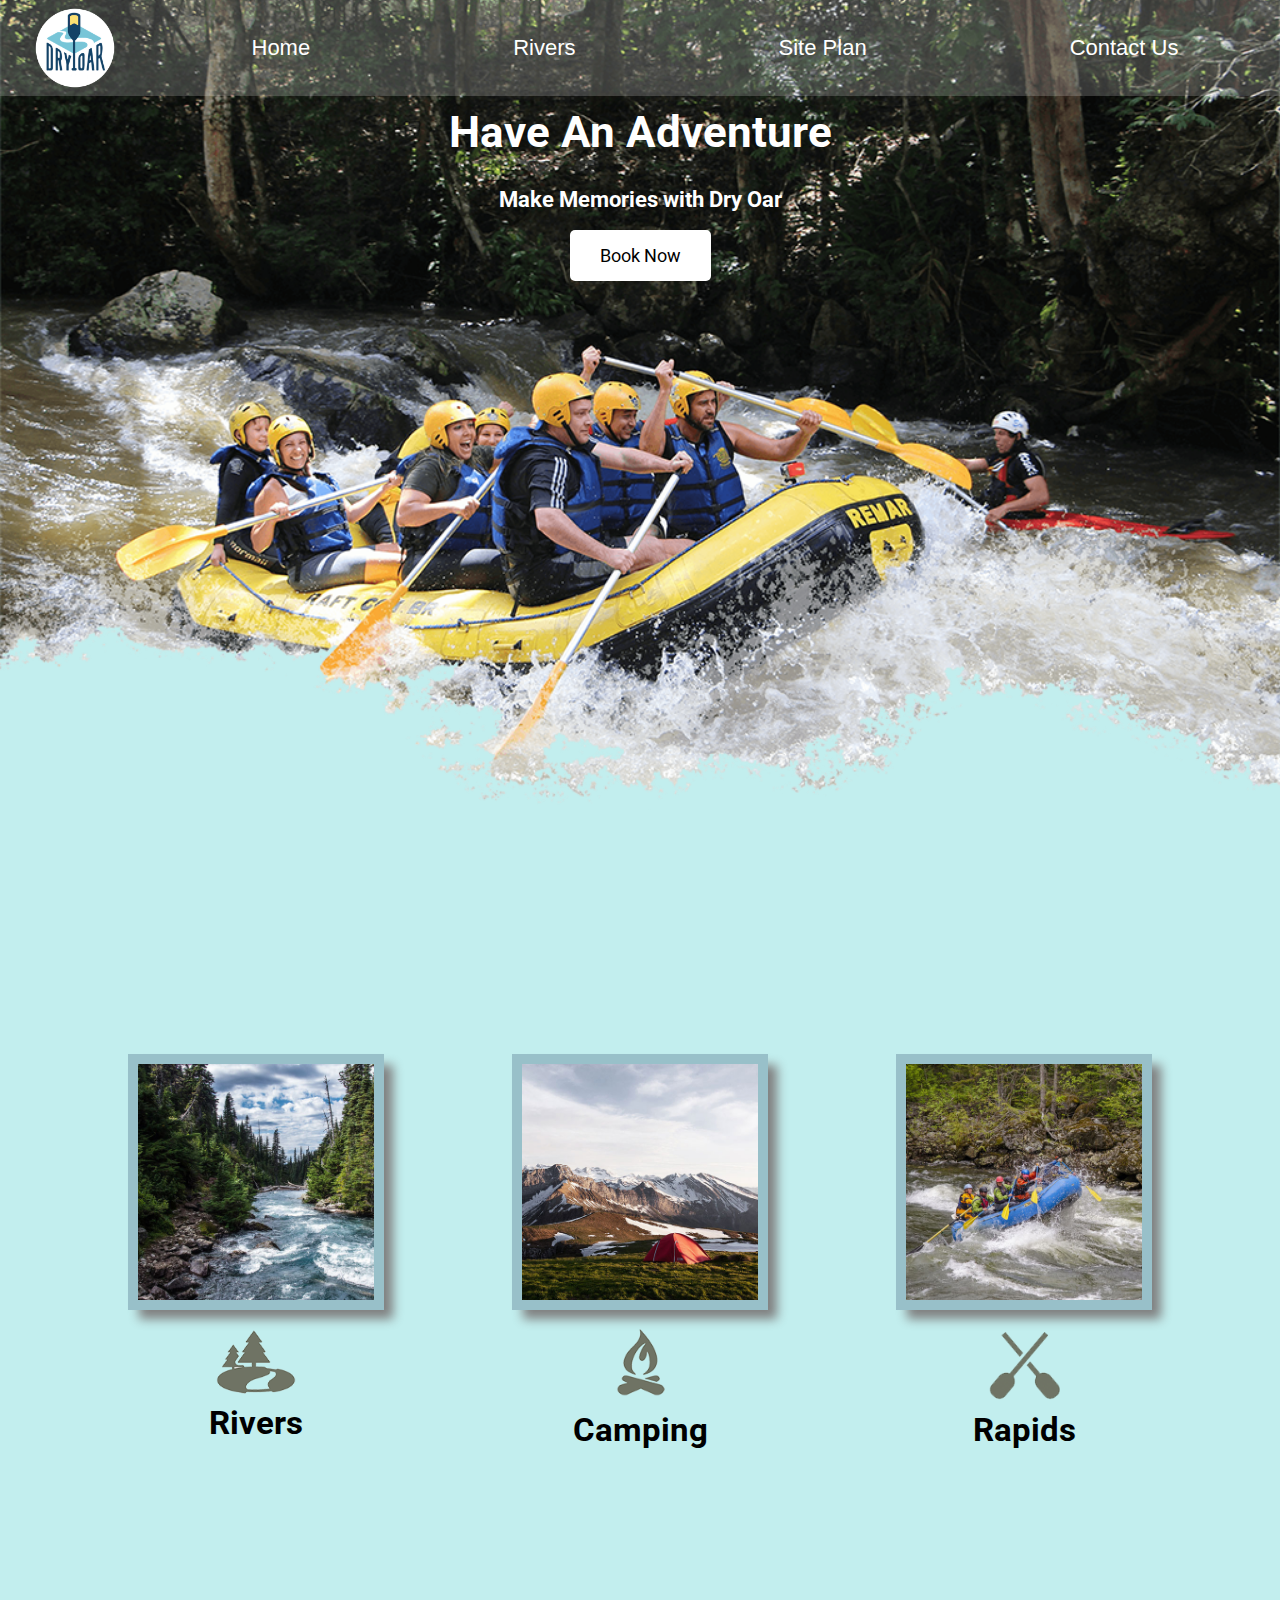
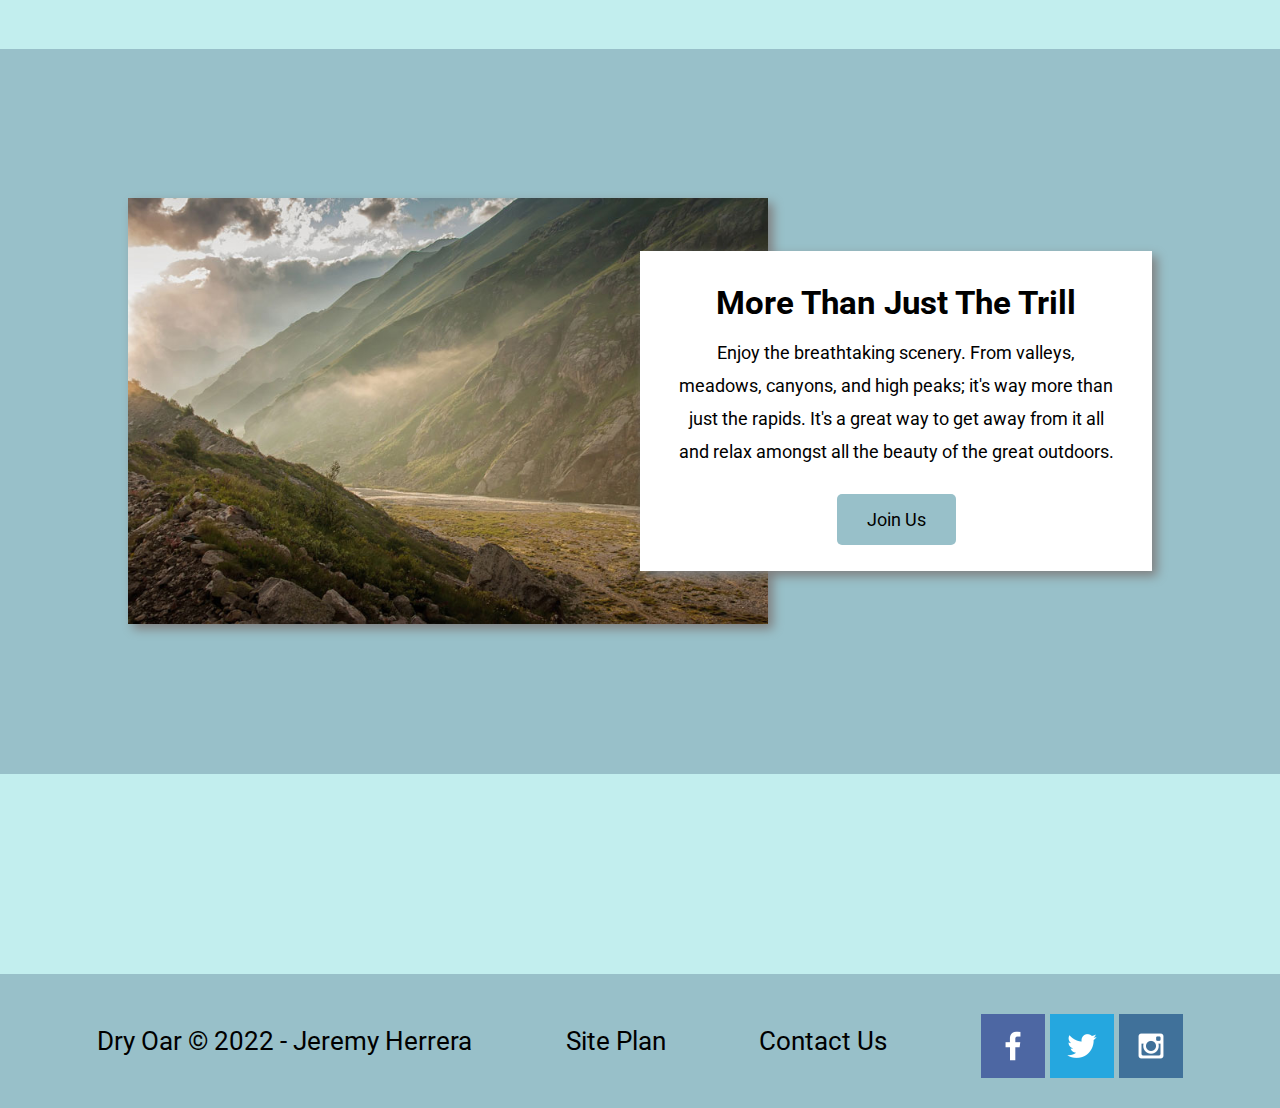
<file: wwr/index.html>
<!DOCTYPE html>
<html lang="en">
<head>
    <meta charset="UTF-8">
    <meta http-equiv="X-UA-Compatible" content="IE=edge">
    <meta name="viewport" content="width=device-width, initial-scale=1.0">
    <title>Whitewater Rafting Vacations | Dry Oar Boating | Home</title>
    <link rel="stylesheet" href="styles/style.css">
</head>
<body>
    <div id="content">
        <header>
            <a id="logo_link" href="index.html">
                <img class="logo" src="images/logo.png" alt="Dry Oar Logo">
            </a>
            <nav>
                <a href="index.html" > Home </a>
                <a href="rivers.html"> Rivers</a>
                <a href="site-plan-rafting.html"> Site Plan</a>
                <a href="contactus.html"> Contact Us</a>
            </nav>
        </header>
        <div id="hero">
            <div id="hero-box">
                <img id="hero-img" src="images/hero.png" alt="People enjoying white water rafting">
            </div>
            <section id="hero-msg">
                <h1 class="home-title"> Have An Adventure</h1>
                <h4>Make Memories with Dry Oar</h4>
                <div class="button-box">
                    <a class="book" href="rates.html">Book Now</a>
                </div>
            </section>
        </div>
        <main class="home-grid">
            <section class="rivers-card">
                <a href="rivers.html"> <img class="card-img" src="images/rivers.jpeg" alt="river in forest"> </a>
                <img class="icon" src="images/river_icon.png" alt="river icon">
                <h2> Rivers</h2>
            </section>
            <section class="camping-card">
                <img class="card-img" src="images/camping.jpeg" alt="tent in mountains">
                <img class="icon" src="images/fire_icon.png" alt="fire icon">
                <h2> Camping</h2>
            </section>
            <section class="rapids-card">
                <img class="card-img" src="images/rapids.jpeg" alt="rafting boat">
                <img class="icon" src="images/oars.png" alt="oars icon">
                <h2>Rapids</h2>
            </section>
            <div id="background"></div>
            <img class="mountains" src="images/mountains.jpeg" alt="Misty mountains">
            <section class="msg">
                <h2>More Than Just The Trill</h2>
                <p>Enjoy the breathtaking scenery. From valleys, meadows, canyons, and high peaks; it's way more than just the rapids. It's a great way to get away from it all and relax amongst all the beauty of the great outdoors.</p>
                <a class="join" href="rivers.html">Join Us</a>
            </section>
        </main>
        <footer>
            <p>Dry Oar &copy; 2022 - Jeremy Herrera</p>
            <p><a href="site-plan-rafting.html">Site Plan</a></p>
            <p><a href="contactus.html">Contact Us</a></p>
            <div class="social">
                <a href="https://facebook.com" target="_blank">
                    <img src="images/facebook.png" alt="fb icon">
                </a>
                <a href="https://twitter.com" target="_blank">
                    <img src="images/twitter.png" alt="twitter icon">
                </a>
                <a href="https://instagram.com" target="_blank">
                    <img src="images/instagram.png" alt="instagram icon">
                </a>
            </div>
        </footer>
    </div>
</body>
</html>
</file>
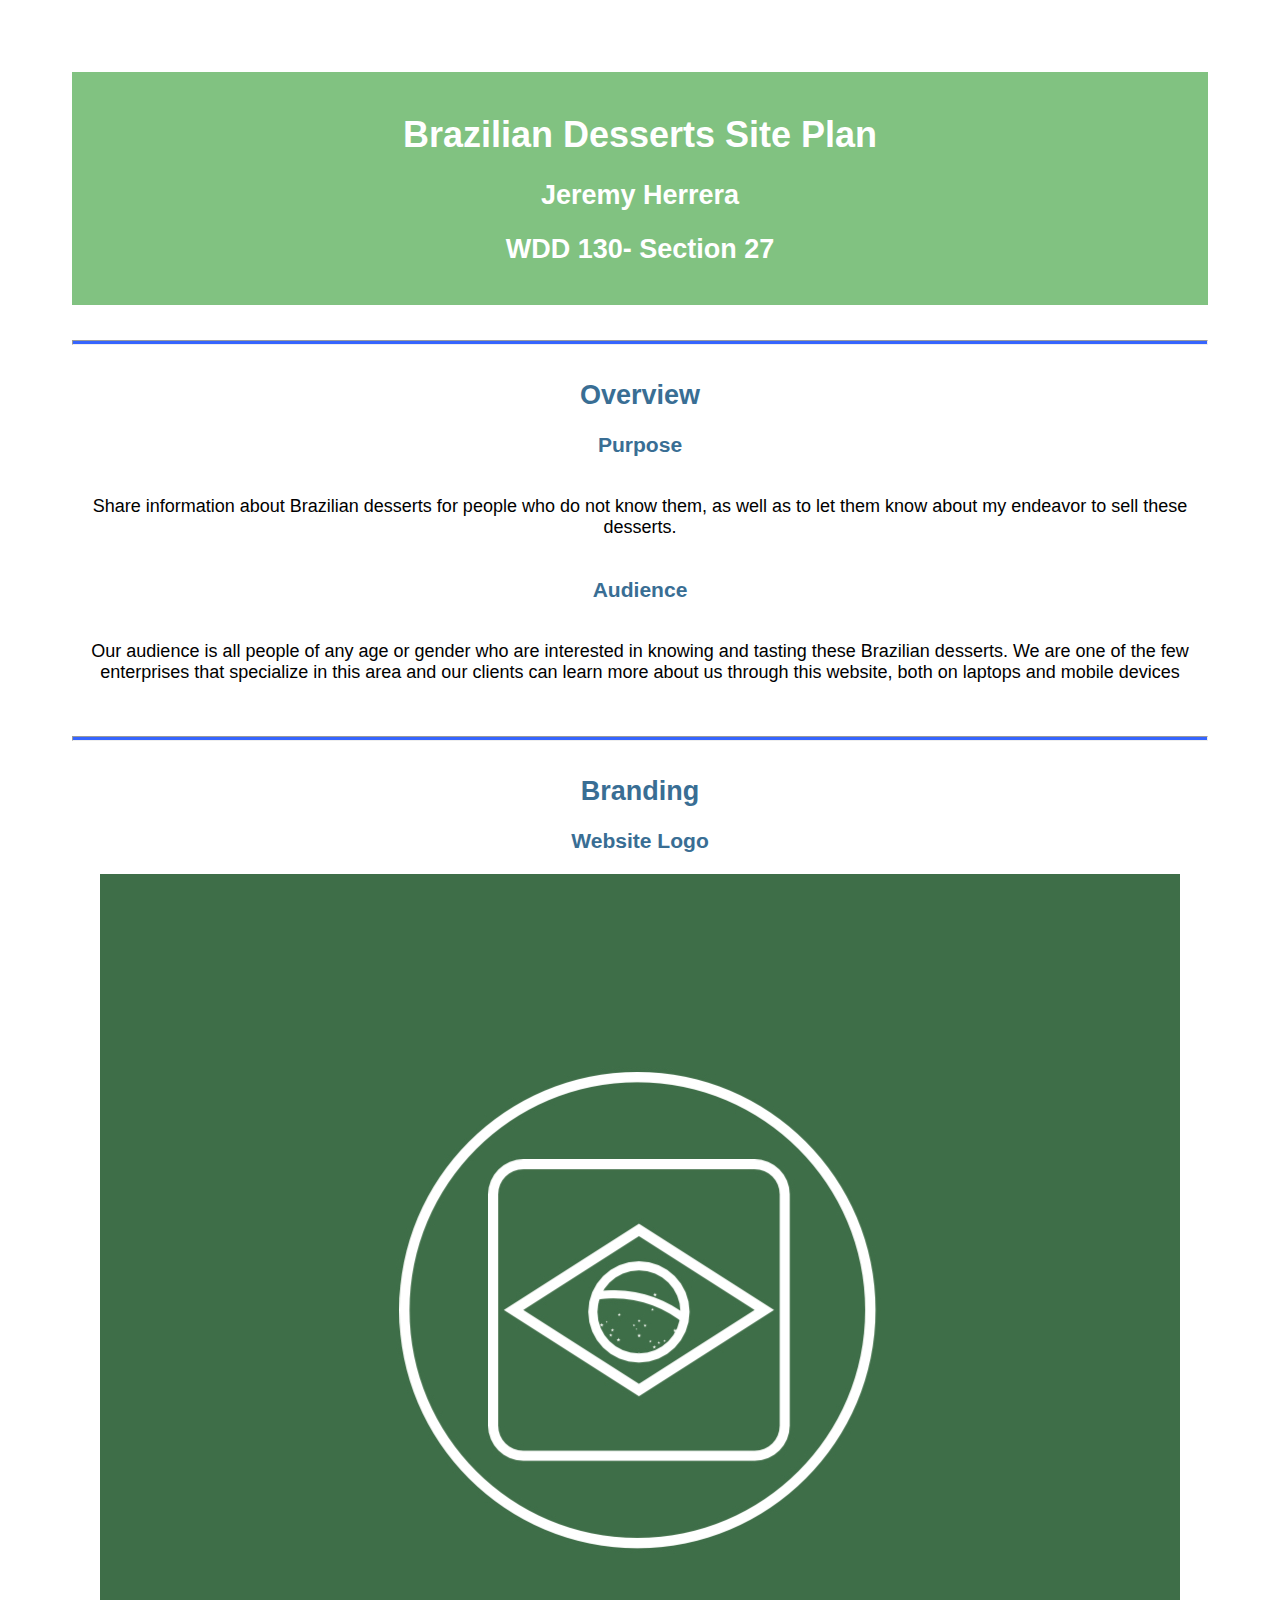
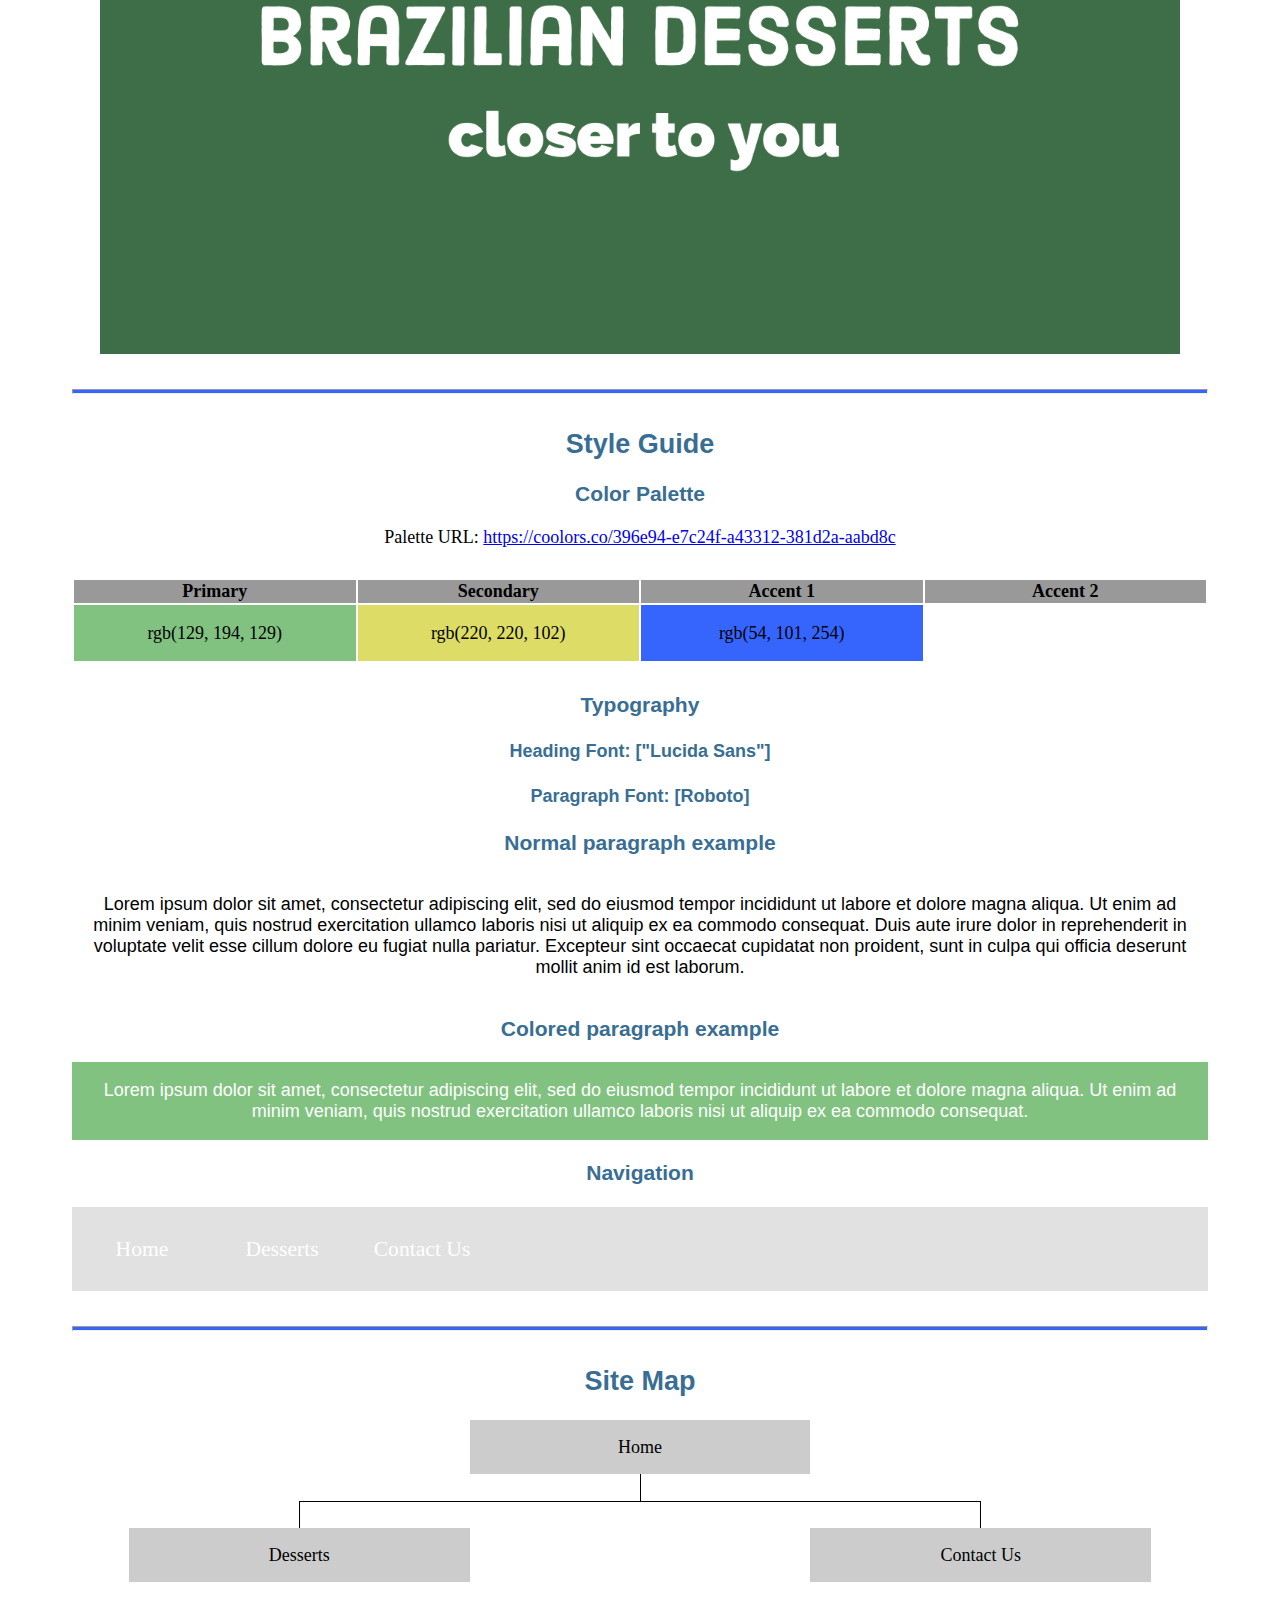
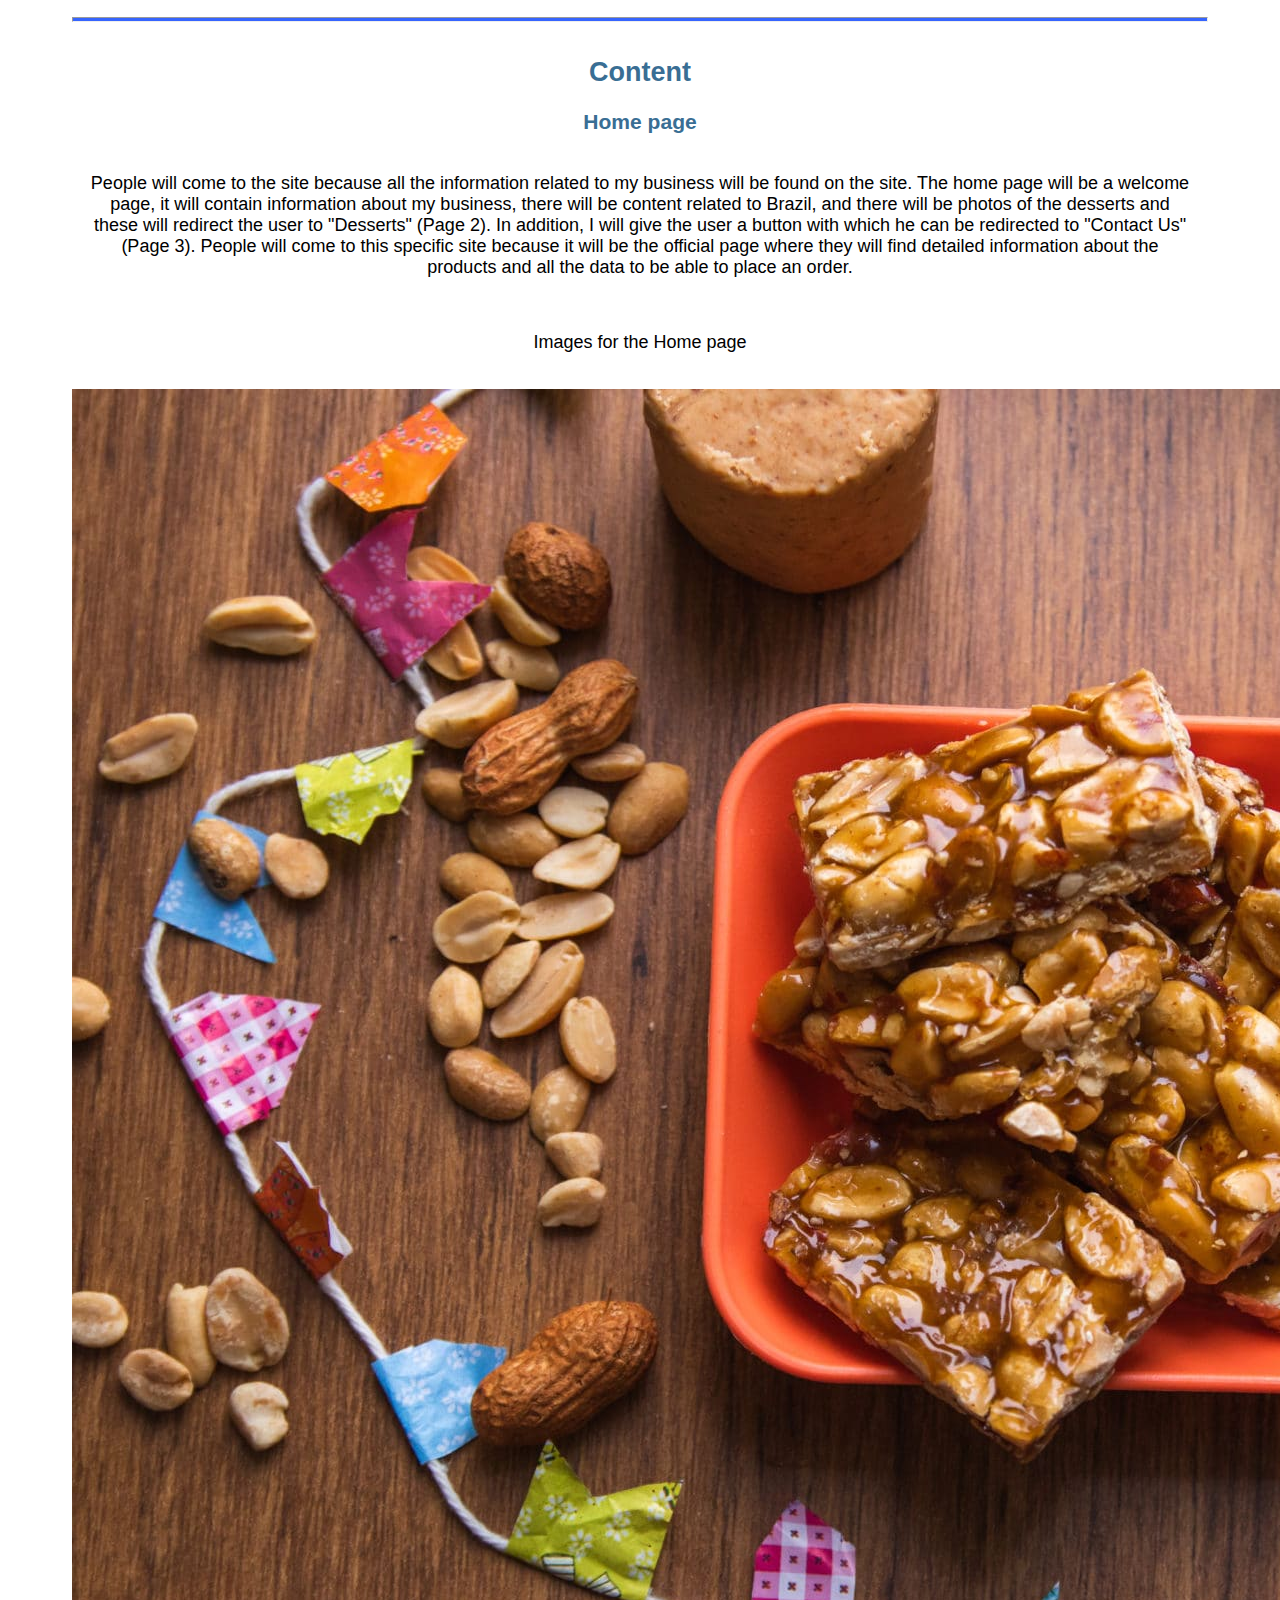
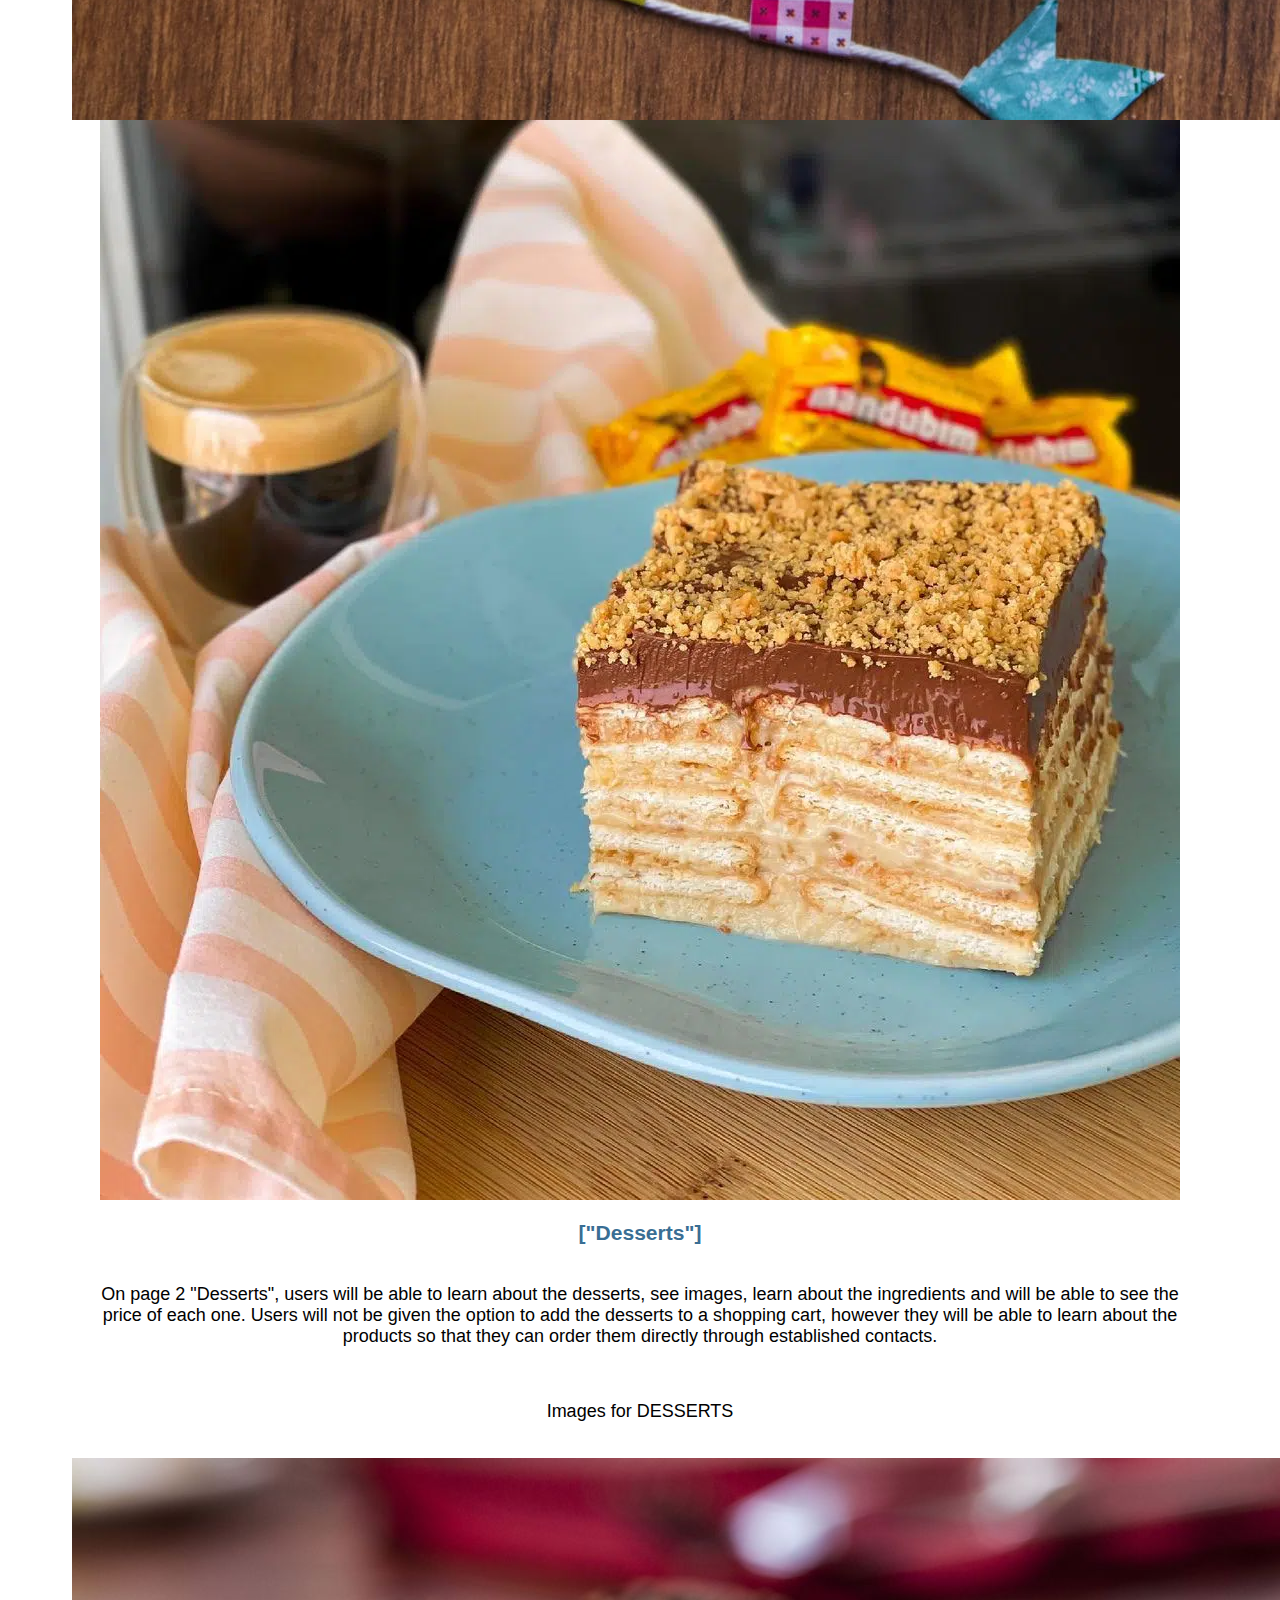
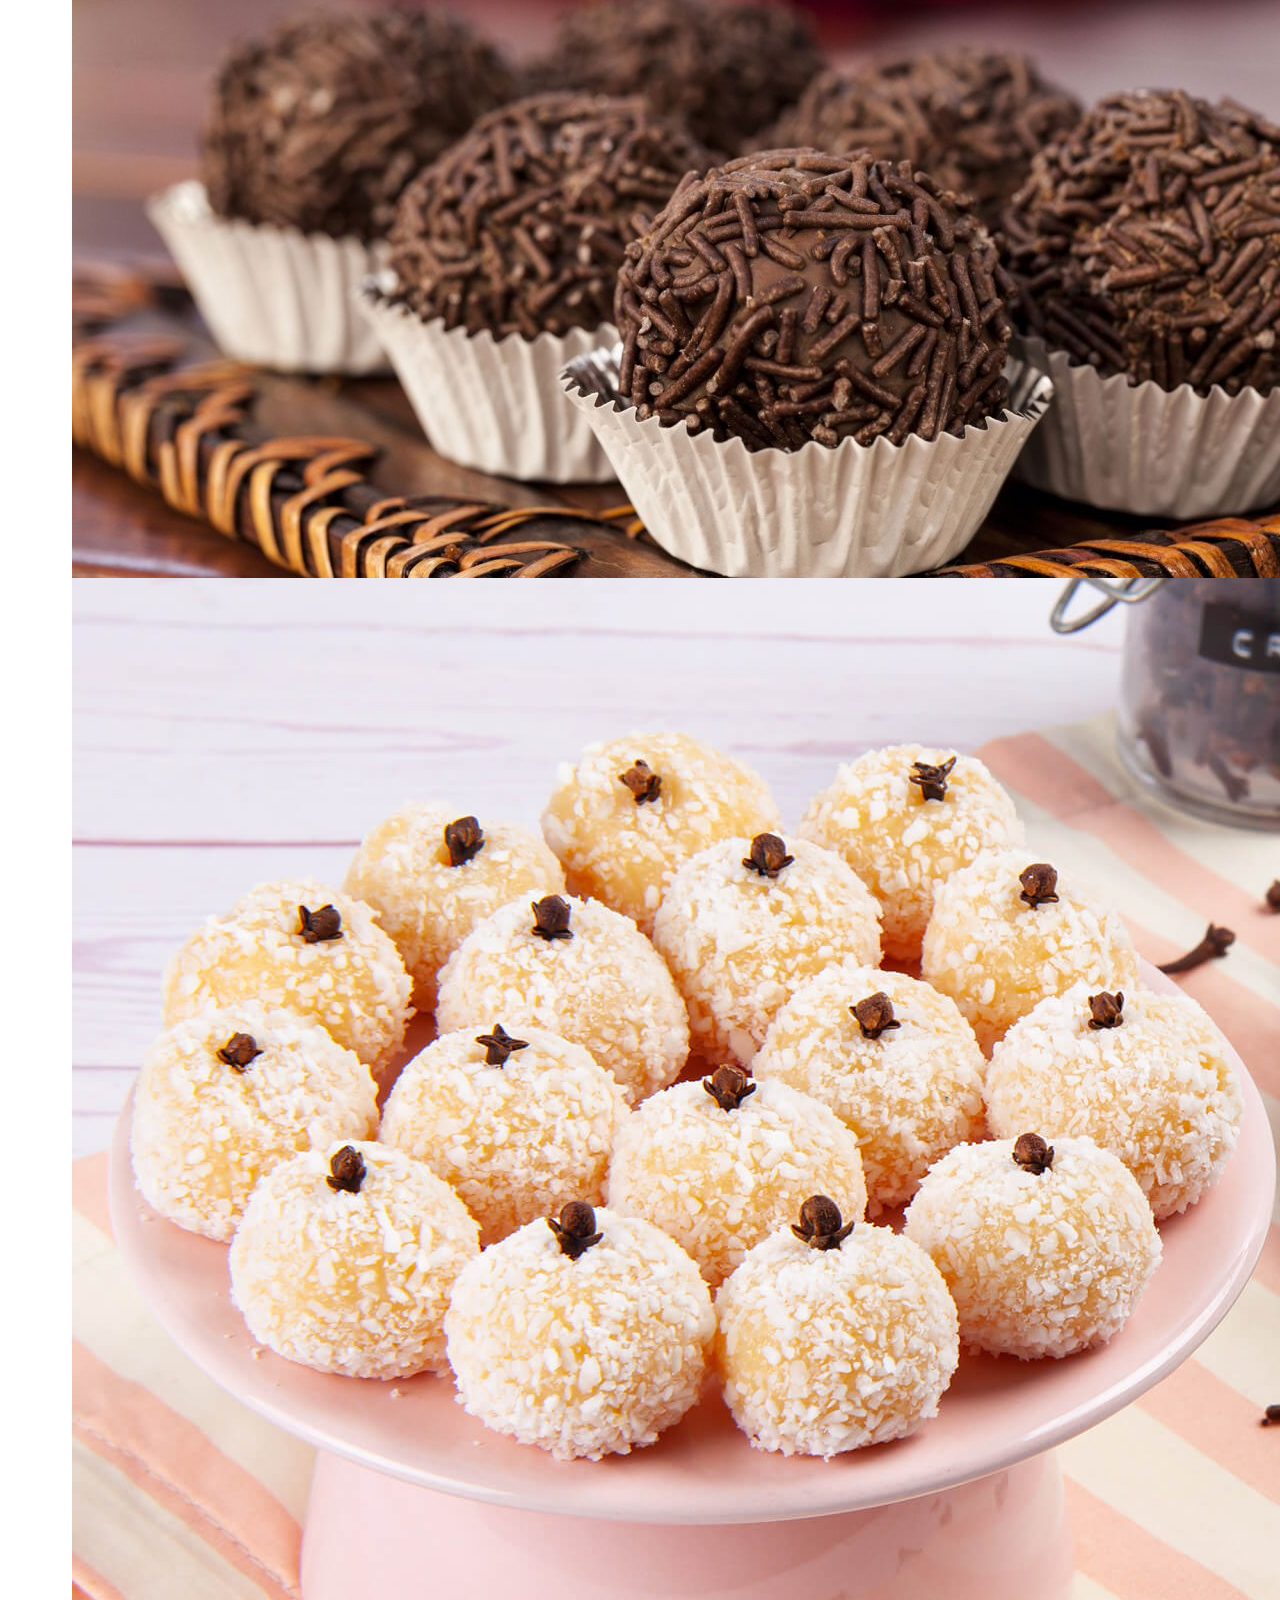
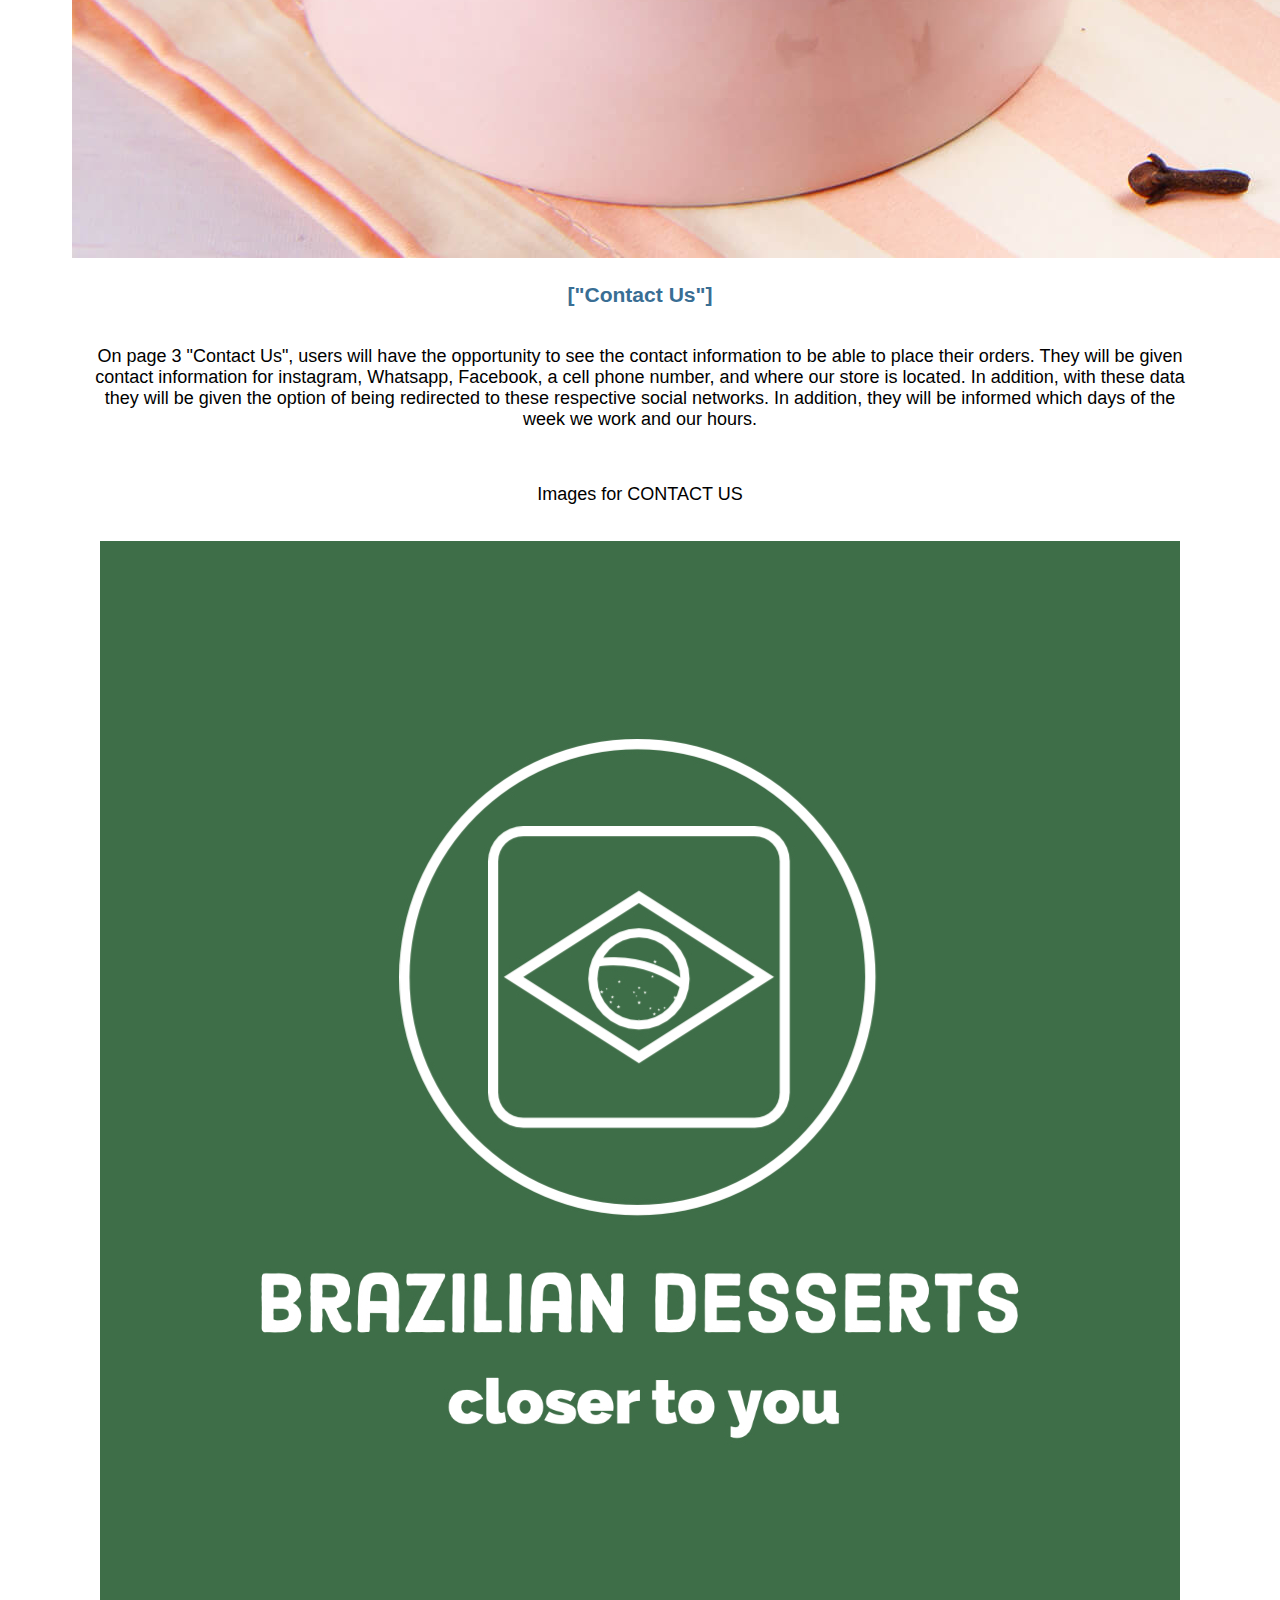
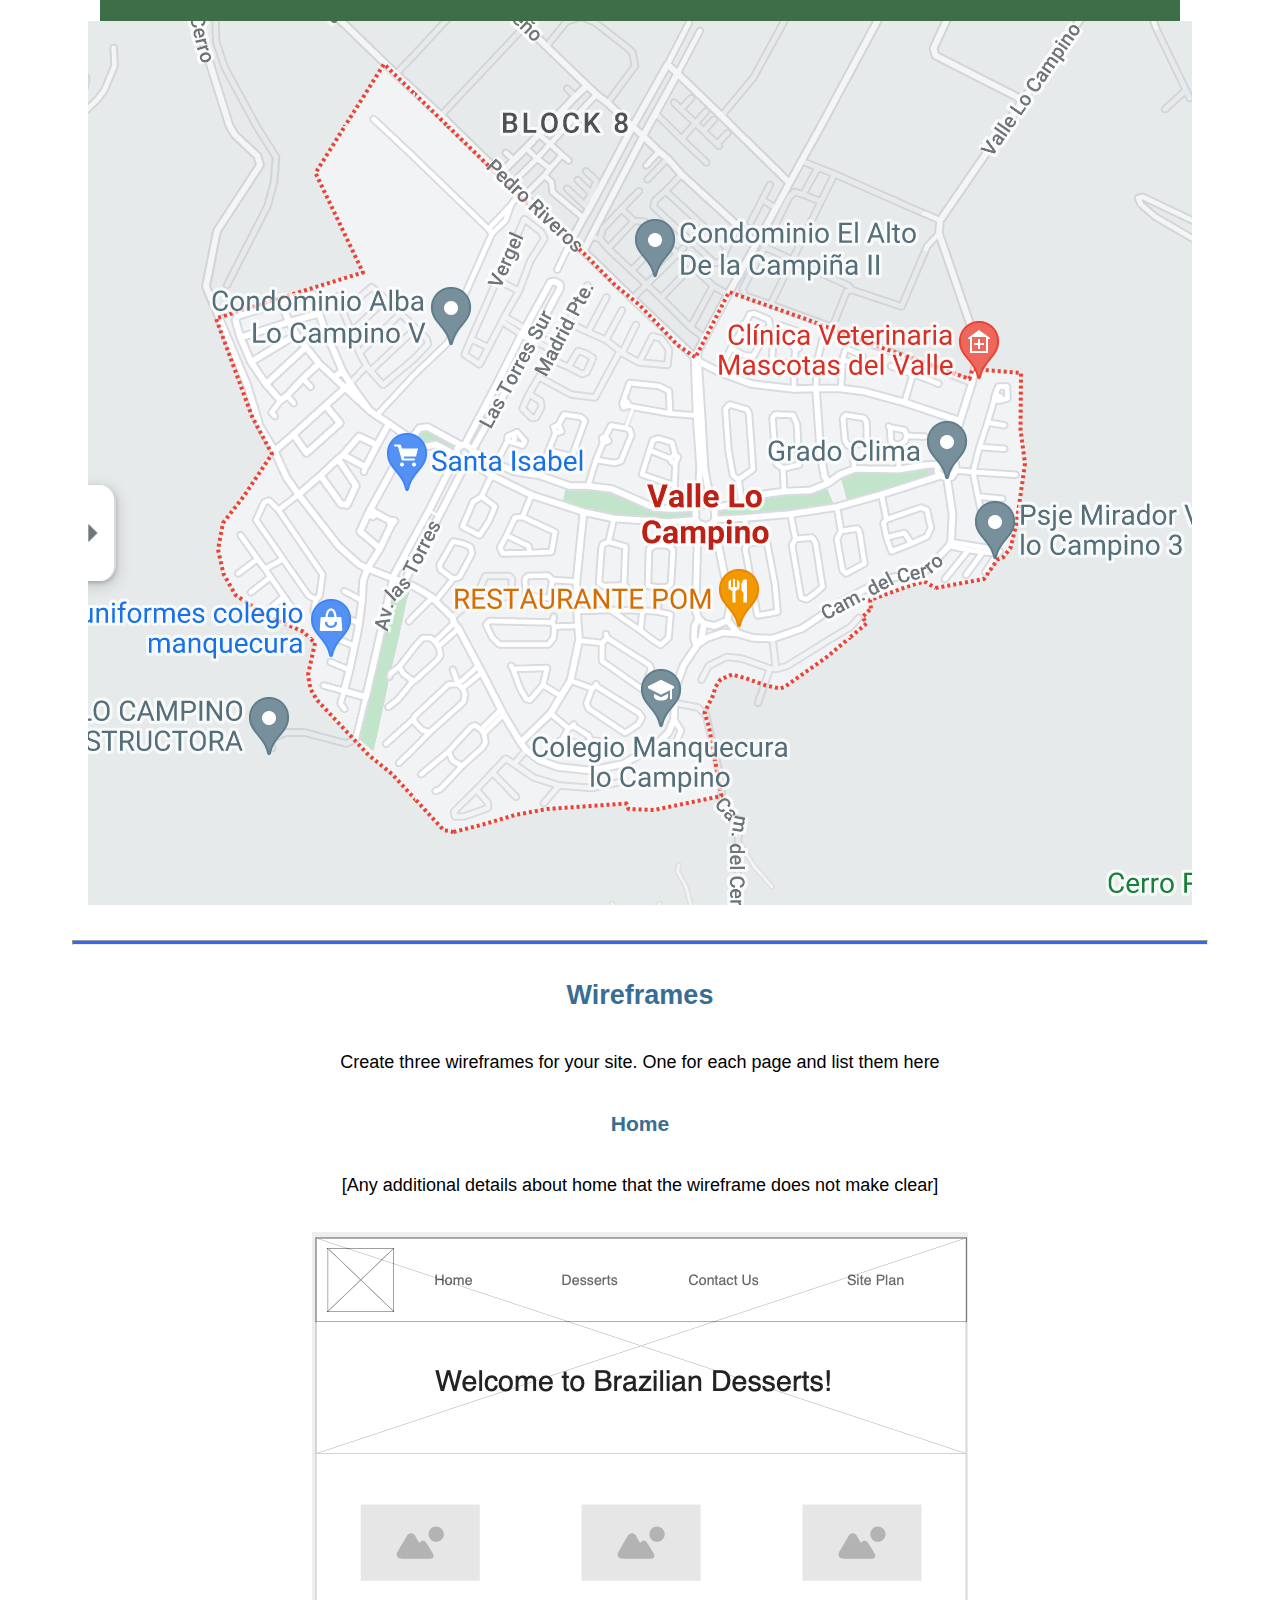
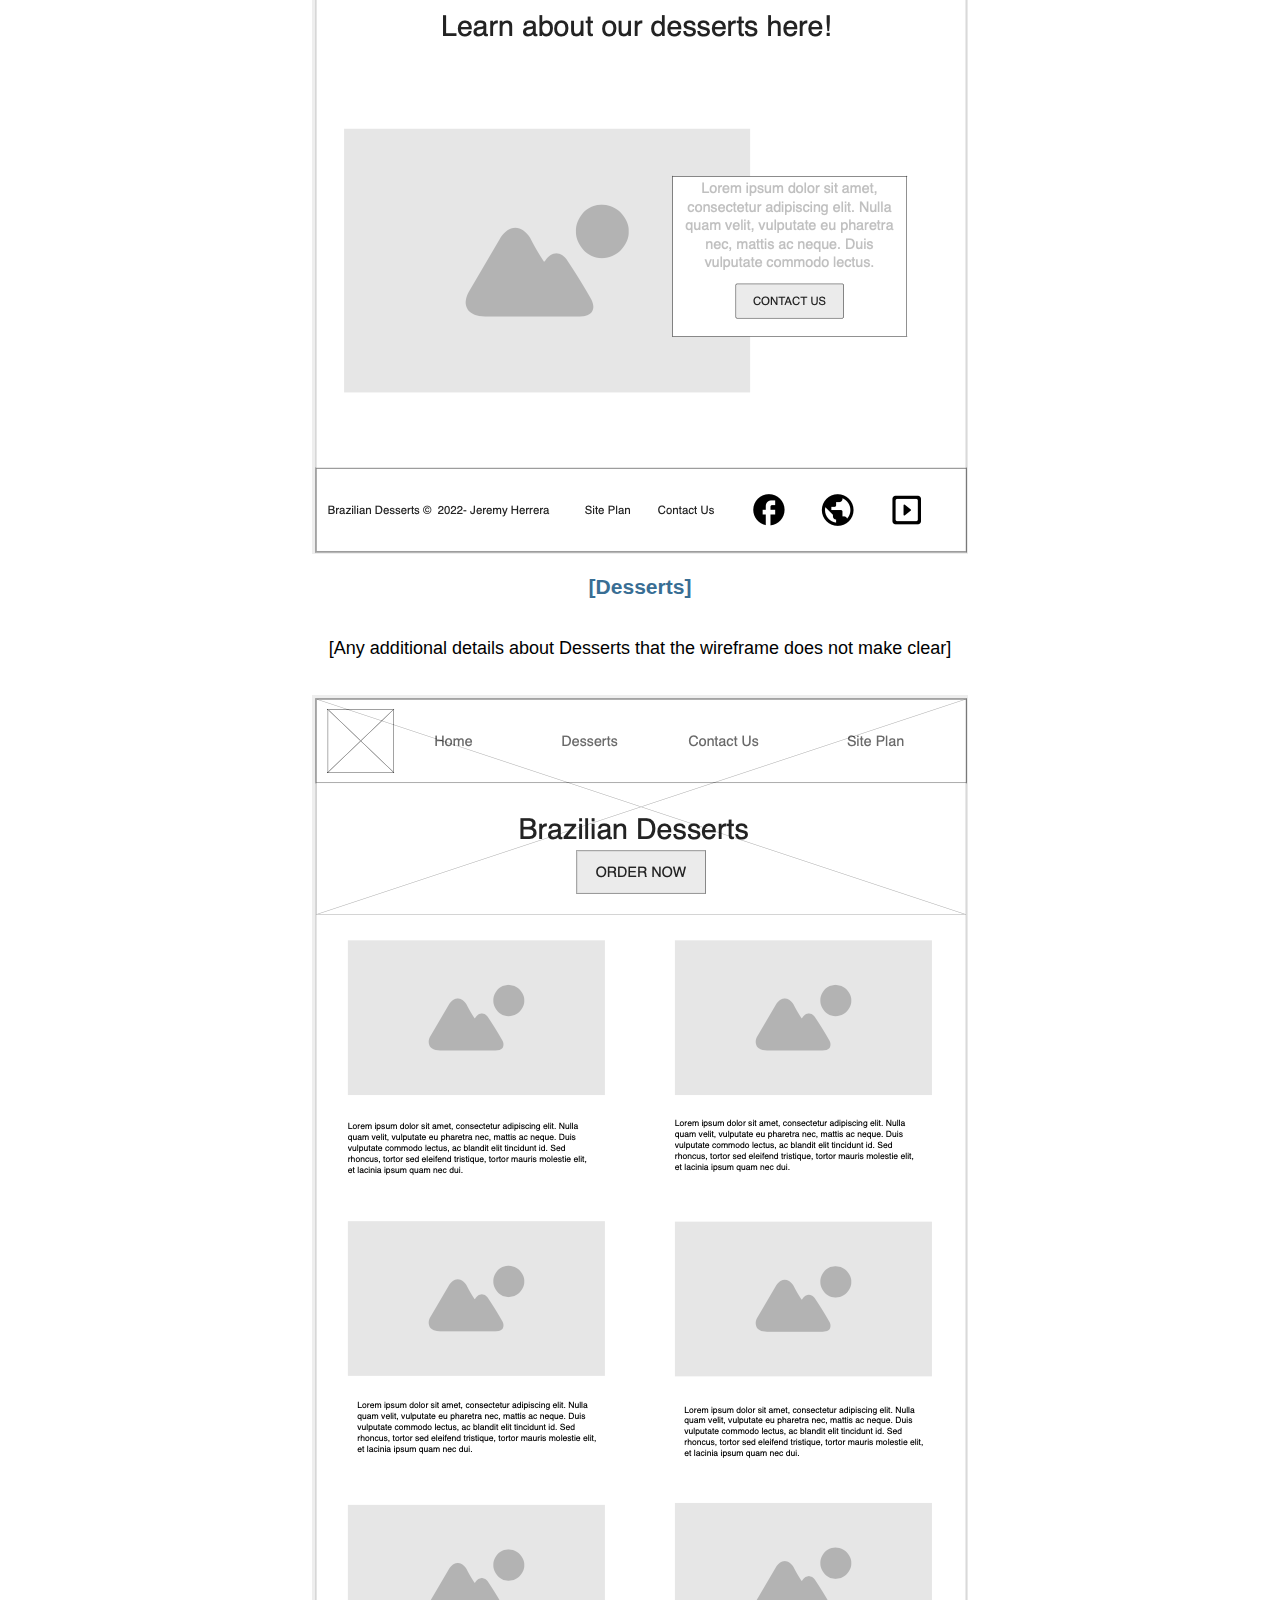
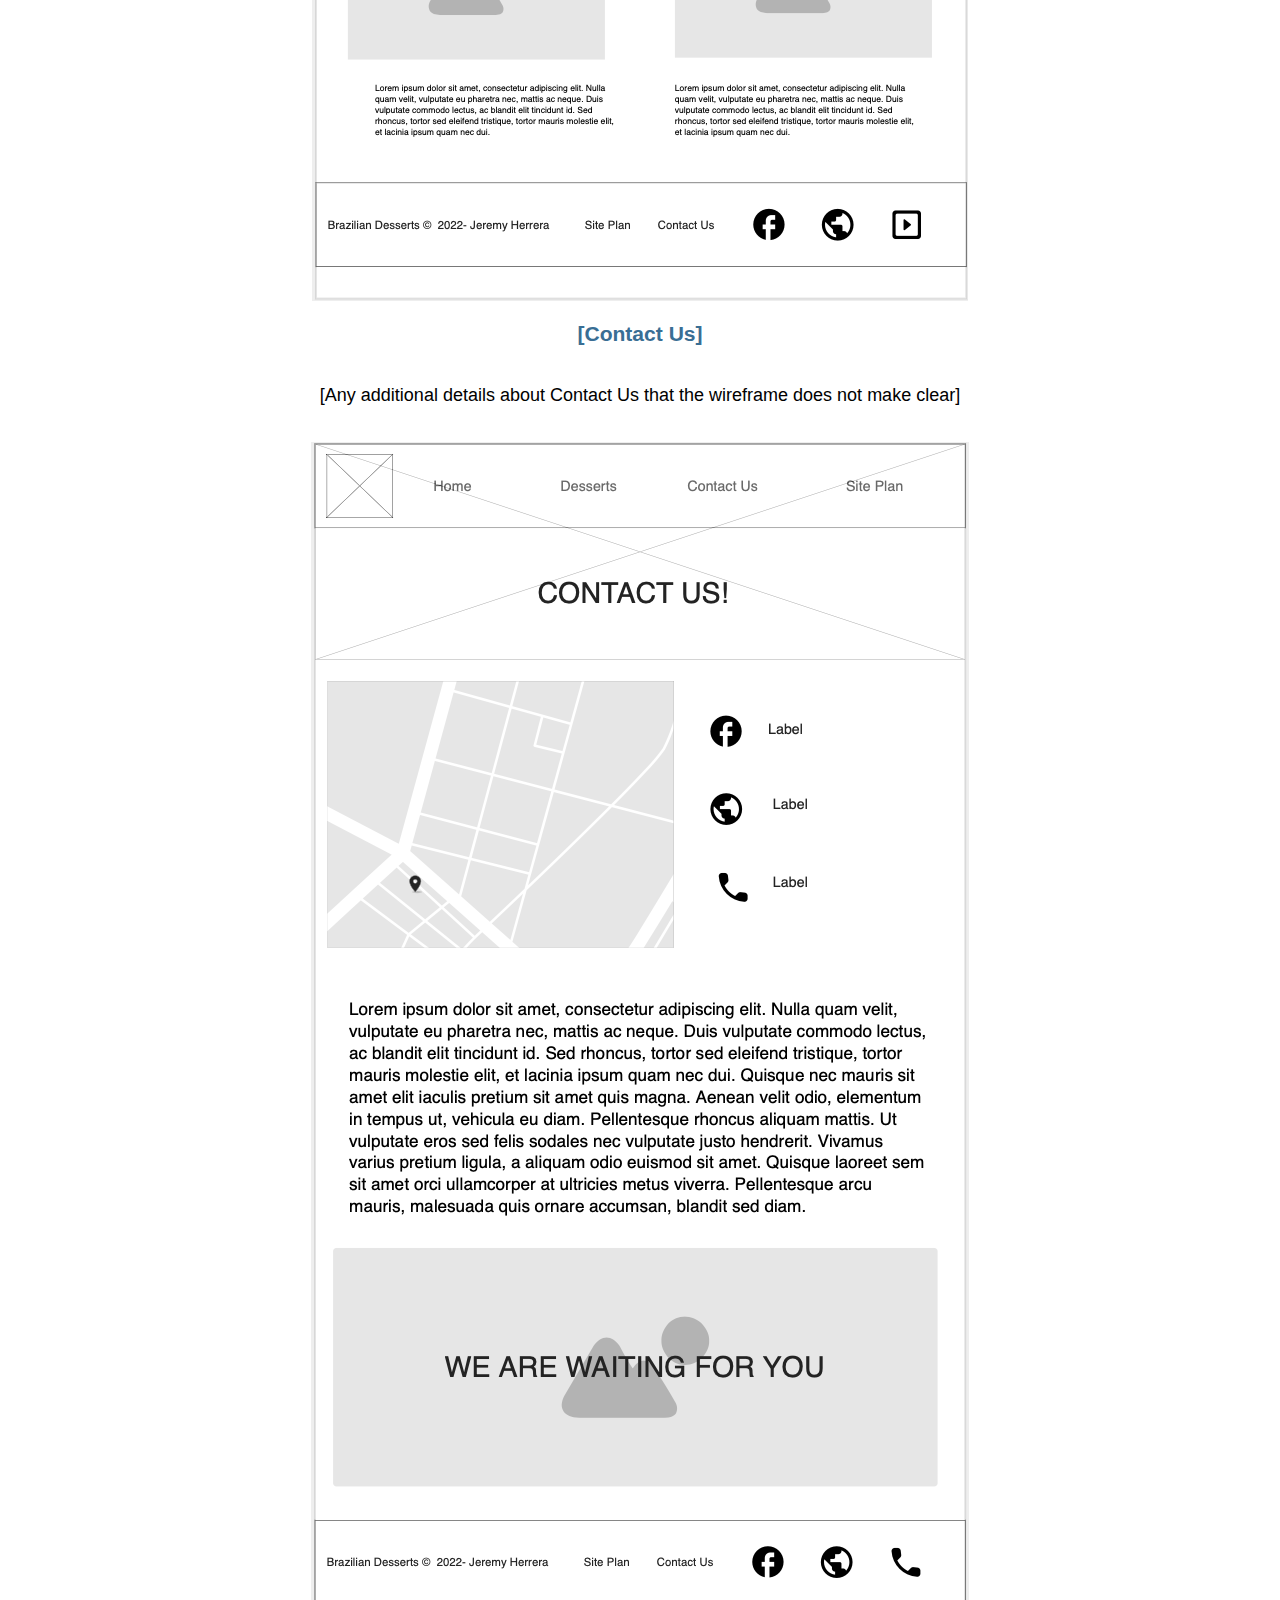
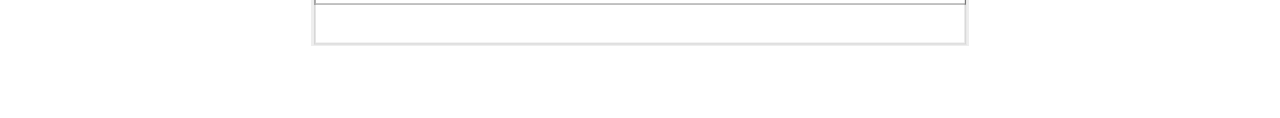
<file: braziliandesserts/site-plan.html>
<!DOCTYPE html>
<html lang="en-us">
    
  <head>
    <meta charset="utf-8">
    <title>Site Plan</title>
    <link type="text/css" rel="stylesheet" href="styles/site-plan.css">
  </head>

  <body>
    <header>
      <h1>Brazilian Desserts Site Plan</h1>
      <h2>Jeremy Herrera</h2>
      <h2>WDD 130- Section 27</h2>
      <!-- In the header above, add the name or your site, your name and class number. For example if you are in section 3 you would put WDD 130.03 -->
    </header>
    <main>

      <!-- ------------------------Steps 2-3------------------------------ -->
      <hr>
      <h2>Overview</h2>
      <h3>Purpose</h3>
      <p>Share information about Brazilian desserts for people who do not know them, as well as to let them know about my endeavor to sell these desserts.</p>  <!-- change this -->


      <h3>Audience</h3>
      <p>Our audience is all people of any age or gender who are interested in knowing and tasting these Brazilian desserts. We are one of the few enterprises that specialize in this area and our clients can learn more about us through this website, both on laptops and mobile devices</p>  <!-- change this -->

      <hr>
      <h2>Branding</h2>
      <h3>Website Logo</h3>
      <!-- Replace this with some sort of logo for your site.  A logo can be as simple as the name of your site in a nice font :) -->
      <img src="images/braziliandessertslogo.jpg" alt="Brazilian Desserts Logo">
      <hr>
      <h2>
        Style Guide
      </h2>

      <!-- ------------------------Steps 4-8------------------------------ -->

      <h3>
        Color Palette
      </h3>
      <!--  The colors you choose for a website are one of the most important decisions you will make. Follow the instructions on the activity in iLearn then return and replace the color codes below with the hex color codes (the 6 digit numbers that show at the bottom of each color) for the colors you have chosen below.  You should have at least 2 colors but do not have to fill in all 4 if you do not need them.  -->

      <!-- Copy and paste the URL to your finished palette below Make sure to paste it into both spots -->
      Palette URL: <a href="https://coolors.co/396e94-e7c24f-a43312-381d2a-aabd8c" target="_blank">https://coolors.co/396e94-e7c24f-a43312-381d2a-aabd8c</a>


      <table class="colors">
        <tr><th>Primary</th><th>Secondary</th><th>Accent 1</th><th>Accent 2</th></tr>
        <!-- Replace the numbers in the boxes below with your hex color codes. Then switch to the site-plan.css file and change your colors there as well. -->
        <tr><td class="primary">rgb(129, 194, 129)</td><td class="secondary">rgb(220, 220, 102)</td><td class="accent1">rgb(54, 101, 254)</td><td class="accent2"></td></tr>
      </table>

      <!-- ------------------------Step 9------------------------------ -->

      <h3>
        Typography
      </h3>
      <!-- Choose a font for your paragraphs (body copy) and headlines. What font(s) have you chosen? Why did you choose what you did?  Make sure to review the list of web safe fonts at W3Schools.org as a starting point.  Think also about which of your colors above you might use for background and font colors. -->

      <h4>
        Heading Font: ["Lucida Sans"]  <!-- change this -->
      </h4>
      <h4>
        Paragraph Font: [Roboto]  <!-- change this -->
      </h4>
      <h3>
        Normal paragraph example
      </h3>
      <p>
        Lorem ipsum dolor sit amet, consectetur adipiscing elit, sed do eiusmod tempor incididunt ut labore et dolore magna aliqua. Ut enim ad minim veniam, quis nostrud exercitation ullamco laboris nisi ut aliquip ex ea commodo consequat. Duis aute irure dolor in reprehenderit in voluptate velit esse cillum dolore eu fugiat nulla pariatur. Excepteur sint occaecat cupidatat non proident, sunt in culpa qui officia deserunt mollit anim id est laborum.
      </p>
      <h3>
        Colored paragraph example
      </h3>
      <p class="colored">
        Lorem ipsum dolor sit amet, consectetur adipiscing elit, sed do eiusmod tempor incididunt ut labore et dolore magna aliqua. Ut enim ad minim veniam, quis nostrud exercitation ullamco laboris nisi ut aliquip ex ea commodo consequat. 
      </p>

      <!-- ------------------------Step 10------------------------------ -->

      <h3>
        Navigation
      </h3>
      <!-- Think about how you want your navigation bar to look. In the site-plan.css file change the colors to your colors to get the look you desire. --> 
      <nav>
        <a href="#">Home</a>
        <a href="#">Desserts</a>
        <a href="#">Contact Us</a>
      </nav>
      <hr>
      <h2>
        Site Map
      </h2>
      <div class="sitemap">
        <div class="sm-home">
          Home
        </div>
        <div class="sm-page2">
          Desserts  <!-- change this -->
        </div>
        <div class="sm-page3">
          Contact Us  <!-- change this -->
        </div>

        <div class="top">
          &nbsp;
        </div>
        <div class="left">
          &nbsp;
        </div>
        <div class="right">
          &nbsp;
        </div>

      </div>

      <!-- --------Content Section -------------- -->
      <hr>
      <h2>
        Content
      </h2>
      <h3>Home page</h3>
      <p>
        People will come to the site because all the information related to my business will be found on the site.
        The home page will be a welcome page, it will contain information about my business, 
        there will be content related to Brazil, and there will be photos of the desserts and these will redirect the user to "Desserts" (Page 2).
        In addition, I will give the user a button with which he can be redirected to "Contact Us" (Page 3).
        People will come to this specific site because it will be the official page where they will find detailed information about the products and all the data to be able to place an order.
      </p>
      <p>Images for the Home page</p>
        <img src="images/Pé-de-Moleque.jpg" alt="pe de moleque">
        <img src="images/pave.jpg.webp" alt="pave">

      </ul>
      <h3>["Desserts"]</h3>
      <p>
        On page 2 "Desserts", users will be able to learn about the desserts,
         see images, learn about the ingredients and will be able to see the price of each one.
         Users will not be given the option to add the desserts to a shopping cart,
          however they will be able to learn about the products so that they can order them directly through established contacts.
      </p>
      <p>Images for DESSERTS</p>
        <img src="images/brigadeiros_close.jpg" alt="brigadeiro">
        <img src="images/beijinhos_bandeja.png" alt="beijinho">

      </ul>
      <h3>["Contact Us"]</h3>
      <p>
        On page 3 "Contact Us", users will have the opportunity to see the contact information 
        to be able to place their orders. They will be given contact information for instagram, 
        Whatsapp, Facebook, a cell phone number, and where our store is located. 
        In addition, with these data they will be given the option of being redirected to these respective social networks.
        In addition, they will be informed which days of the week we work and our hours.
      </p>
      <p>Images for CONTACT US</p>
        <img src="images/braziliandessertslogo.jpg" alt="Brazilian-Desserts-Logo">
        <img src="images/mapa_valle_lo_campino.png" alt="Mapa-Valle-Lo-Campino">

      </ul>
      <hr>
      <h2>
        Wireframes
      </h2>
      <p>
        Create three wireframes for your site. One for each page and list them here</p>

      <h3>Home</h3>
      <p>         
        [Any additional details about home that the wireframe does not make clear]
      </p>
      <img src="images/WF Home Page.png" alt="home page wireframe">

      <h3>[Desserts]</h3>
      <p>         
        [Any additional details about Desserts that the wireframe does not make clear]
      </p>
      <img src="images/WF Desserts.png" alt="Desserts wireframe">

      <h3>[Contact Us]</h3>
      <p>         
        [Any additional details about Contact Us that the wireframe does not make clear]
      </p>
      <img src="images/WF Contact Us.png" alt="Contact Us wireframe">
    </main>
  </body>

</html>
</file>
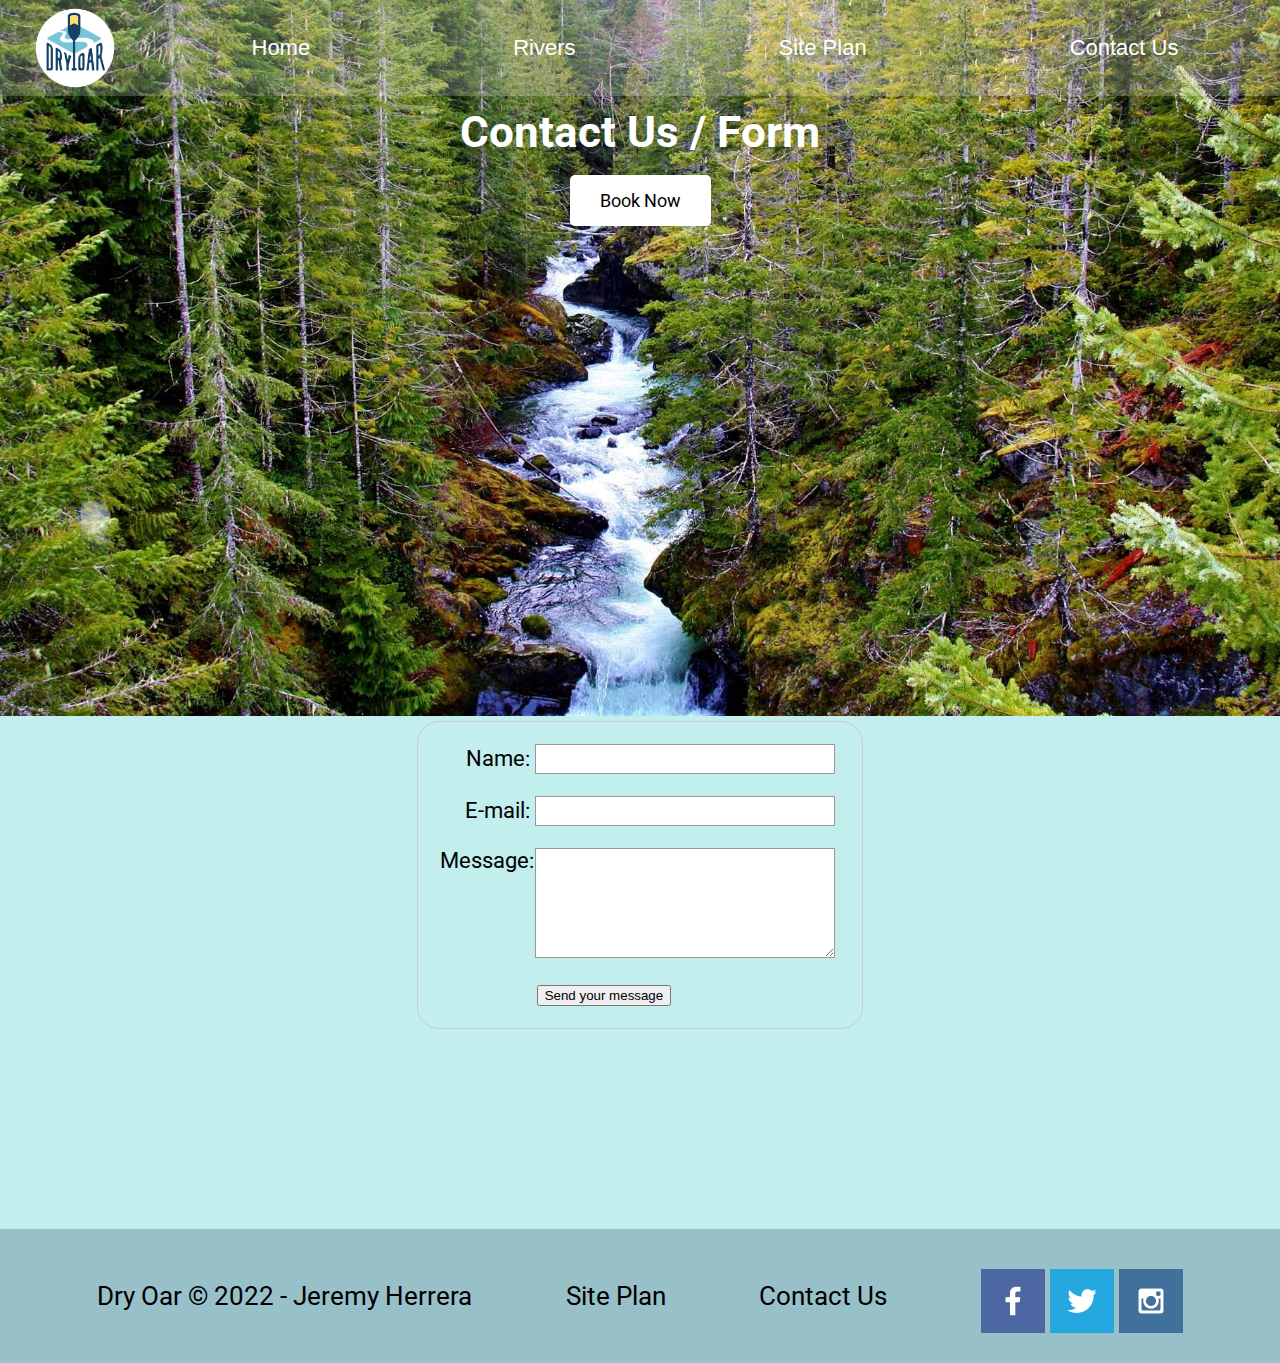
<file: wwr/contactus.html>
<!DOCTYPE html>
<html lang="en">
<head>
    <meta charset="UTF-8">
    <meta http-equiv="X-UA-Compatible" content="IE=edge">
    <meta name="viewport" content="width=device-width, initial-scale=1.0">
    <title>Whitewater Rafting Vacations | Dry Oar Boating | Home</title>
    <link rel="stylesheet" href="styles/style.css">
    <style>
        form {
  /* Center the form on the page */
  margin: 0 auto;
  width: 400px;
  /* Form outline */
  padding: 1em;
  border: 1px solid #ccc;
  border-radius: 1em;
}

ul {
  list-style: none;
  padding: 0;
  margin: 0;
}

form li + li {
  margin-top: 1em;
}

label {
  /* Uniform size & alignment */
  display: inline-block;
  width: 90px;
  text-align: right;
}

input,
textarea {
  /* To make sure that all text fields have the same font settings
     By default, textareas have a monospace font */
  font: 1em sans-serif;

  /* Uniform text field size */
  width: 300px;
  box-sizing: border-box;

  /* Match form field borders */
  border: 1px solid #999;
}

input:focus,
textarea:focus {
  /* Additional highlight for focused elements */
  border-color: #000;
}

textarea {
  /* Align multiline text fields with their labels */
  vertical-align: top;

  /* Provide space to type some text */
  height: 5em;
}

.button {
  /* Align buttons with the text fields */
  padding-left: 90px; /* same size as the label elements */
}

button {
  /* This extra margin represent roughly the same space as the space
     between the labels and their text fields */
  margin-left: 0.5em;
}

#feedback {
    background-color: antiquewhite;
    position: absolute;
    top: 0;
    left: 0;
    right: 0;
    padding: .5em;
    /* make this element invisible until we are ready for it */
    display: none;      
}
.moveDown {
    margin-top: 3em;
}
    </style>
</head>
<body>
    <div id="content">
        <header>
            <a id="logo_link" href="index.html">
                <img class="logo" src="images/logo.png" alt="Dry Oar Logo">
            </a>
            <nav>
                <a href="index.html" > Home </a>
                <a href="rivers.html"> Rivers</a>
                <a href="site-plan-rafting.html"> Site Plan</a>
                <a href="contactus.html"> Contact Us</a>
            </nav>
        </header>
        <div id="hero">
            <div id="hero-box">
                <img id="hero-img" src="images/16x9_M.jpg" alt="People enjoying white water rafting">
            </div>
            <section id="hero-msg">
                <h1 class="home-title"> Contact Us / Form</h1>
                
                <div class="button-box">
                    <a class="book" href="rates.html">Book Now</a>
                </div>
            </section>
        </div>
        <main>
        <form action="/my-handling-form-page" method="post">
            <div id="feedback"></div>
            <ul>
                <li>
                    <label for="name">Name:</label>
                    <input type="text" id="name" name="user_name"/>
                </li>
                <li>
                    <label for="mail">E-mail:</label>
                    <input type="email" id="mail" name="user_email"/>
                </li>
                <li>
                    <label for="msg">Message:</label>
                    <textarea id="msg" name="user_message"></textarea>
                </li>
                <li class="button">
                    <button type="submit">Send your message</button>
                </li>
            </ul>
        </form>
        </main>
        <footer>
            <p>Dry Oar &copy; 2022 - Jeremy Herrera</p>
            <p><a href="site-plan-rafting.html">Site Plan</a></p>
            <p><a href="contactus.html">Contact Us</a></p>
            <div class="social">
                <a href="https://facebook.com" target="_blank">
                    <img src="images/facebook.png" alt="fb icon">
                </a>
                <a href="https://twitter.com" target="_blank">
                    <img src="images/twitter.png" alt="twitter icon">
                </a>
                <a href="https://instagram.com" target="_blank">
                    <img src="images/instagram.png" alt="instagram icon">
                </a>
            </div>
        </footer>
    </div>
    <script>
        // get the feedback div element so we can do something with it.
        const feedbackElement = document.getElementById('feedback');
        // get the form so we can read what was entered in it.
        const formElement = document.forms[0];
        // add a 'listener' to wait for a submission of our form. When that happens run the code below.
        formElement.addEventListener('submit', function(e) {
            // stop the form from doing the default action.
            e.preventDefault();
            // set the contents of our feedback element to a message letting the user know the form was submitted successfully. Notice that we pull the name that was entered in the form to personalize the message!
            feedbackElement.innerHTML = 'Hello '+ formElement.user_name.value +'! Thank you for your message. We will get back with you as soon as possible!';
            // make the feedback element visible.
            feedbackElement.style.display = "block";
            // add a class to move everything down so our message doesn't cover it.
            document.body.classList.toggle('moveDown');
        });
    </script>
                        
</body>
</html>
</file>
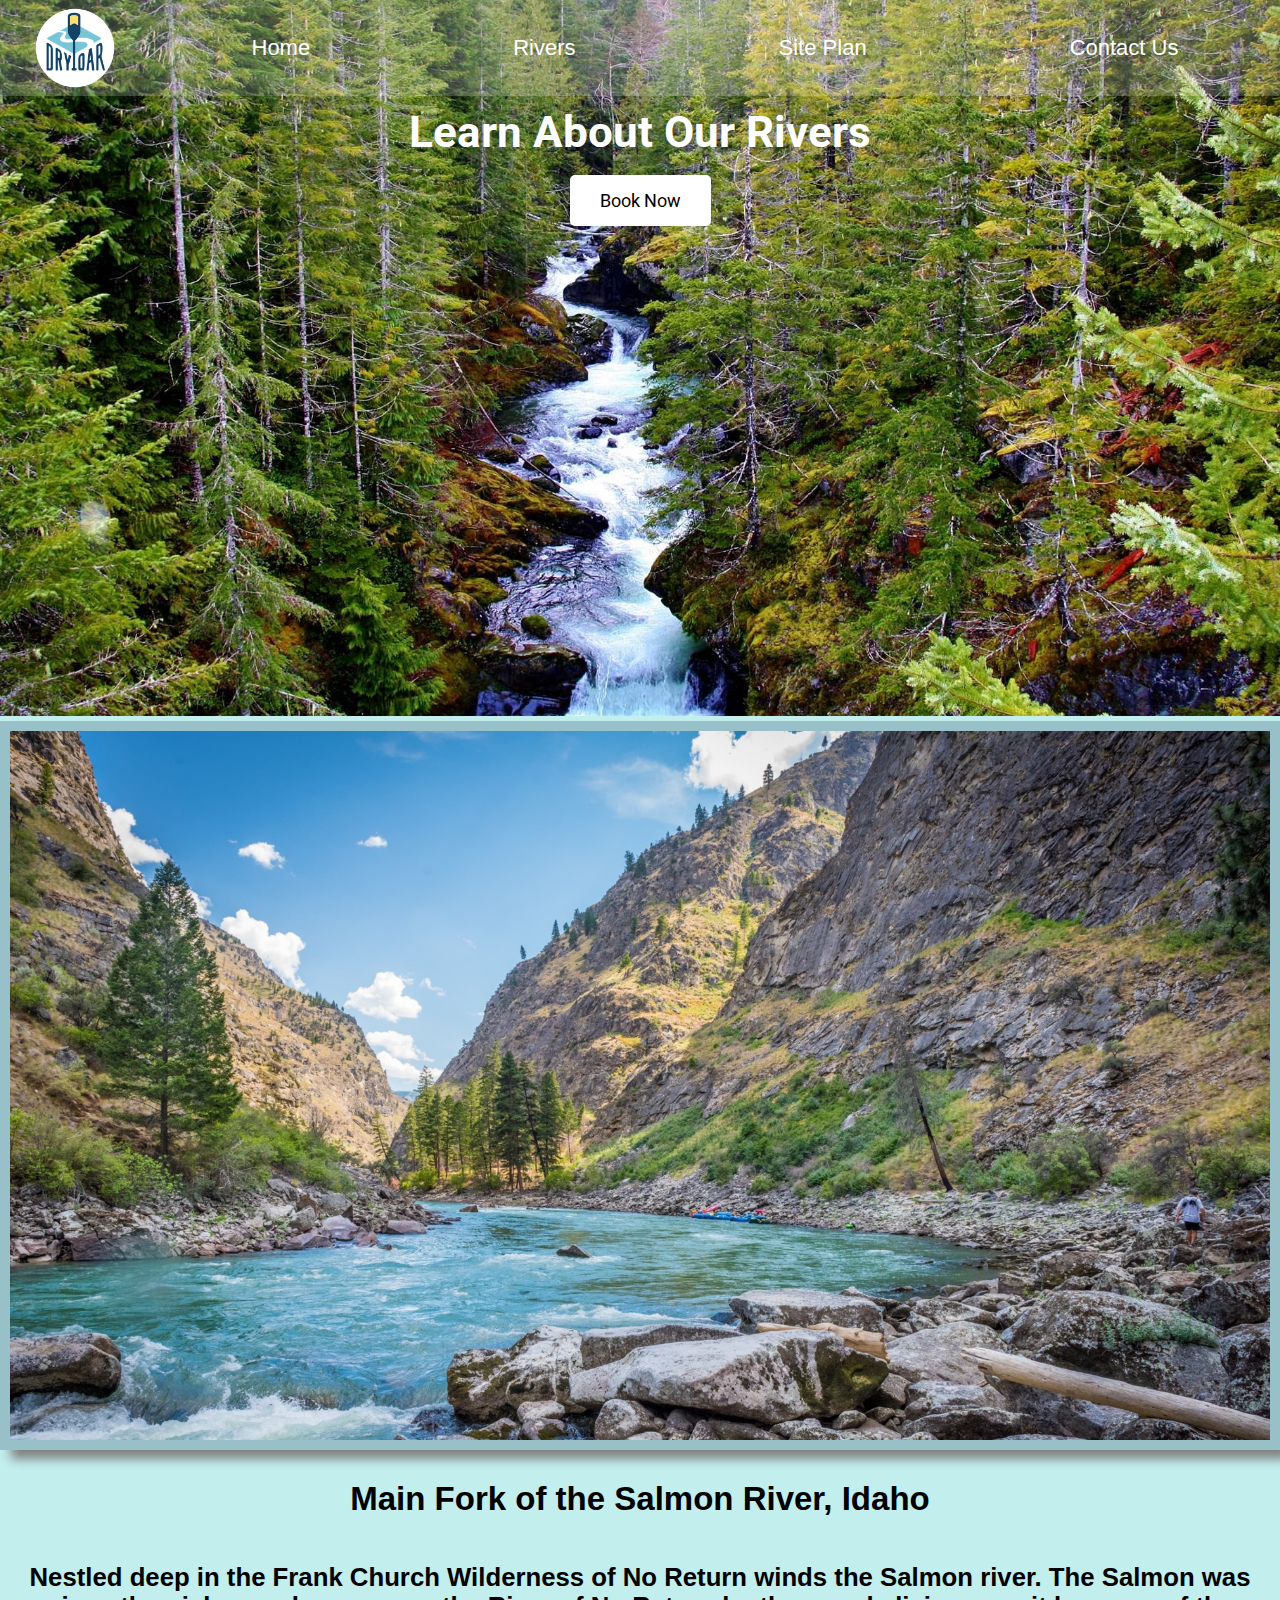
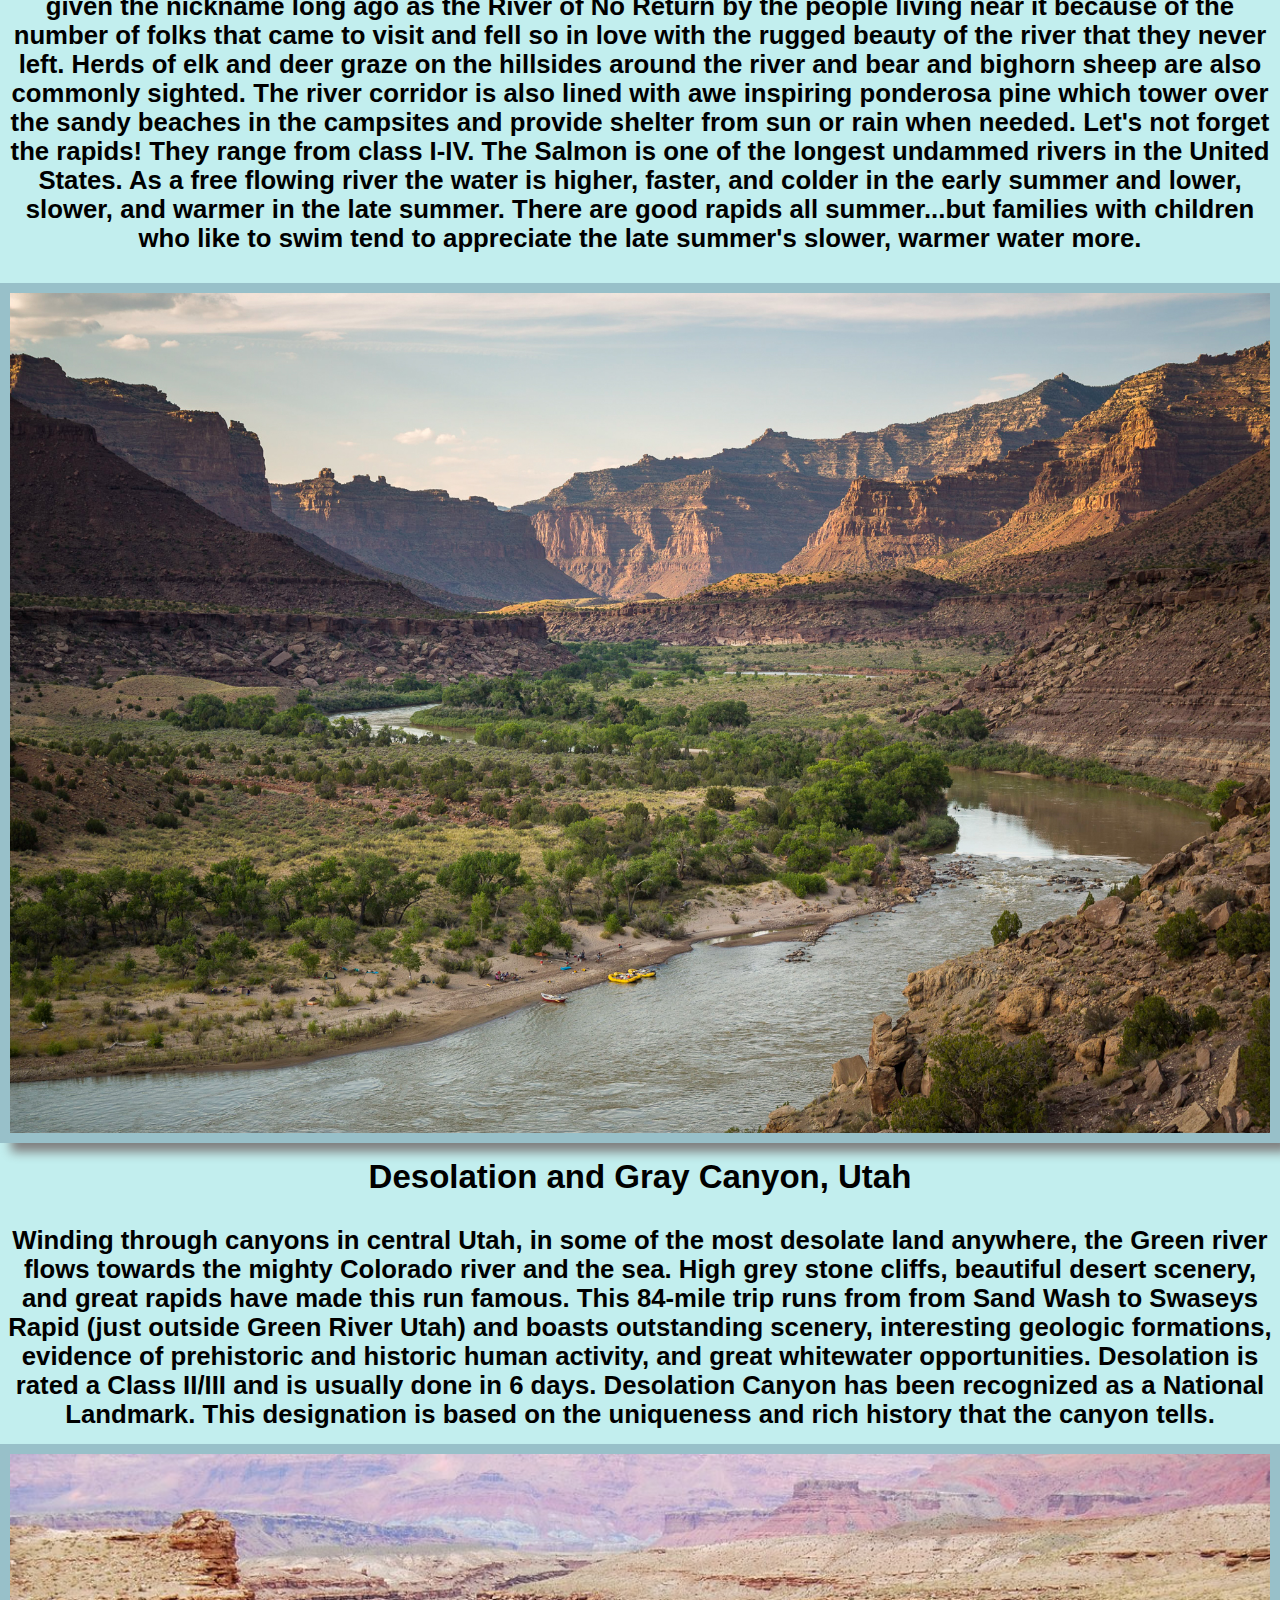
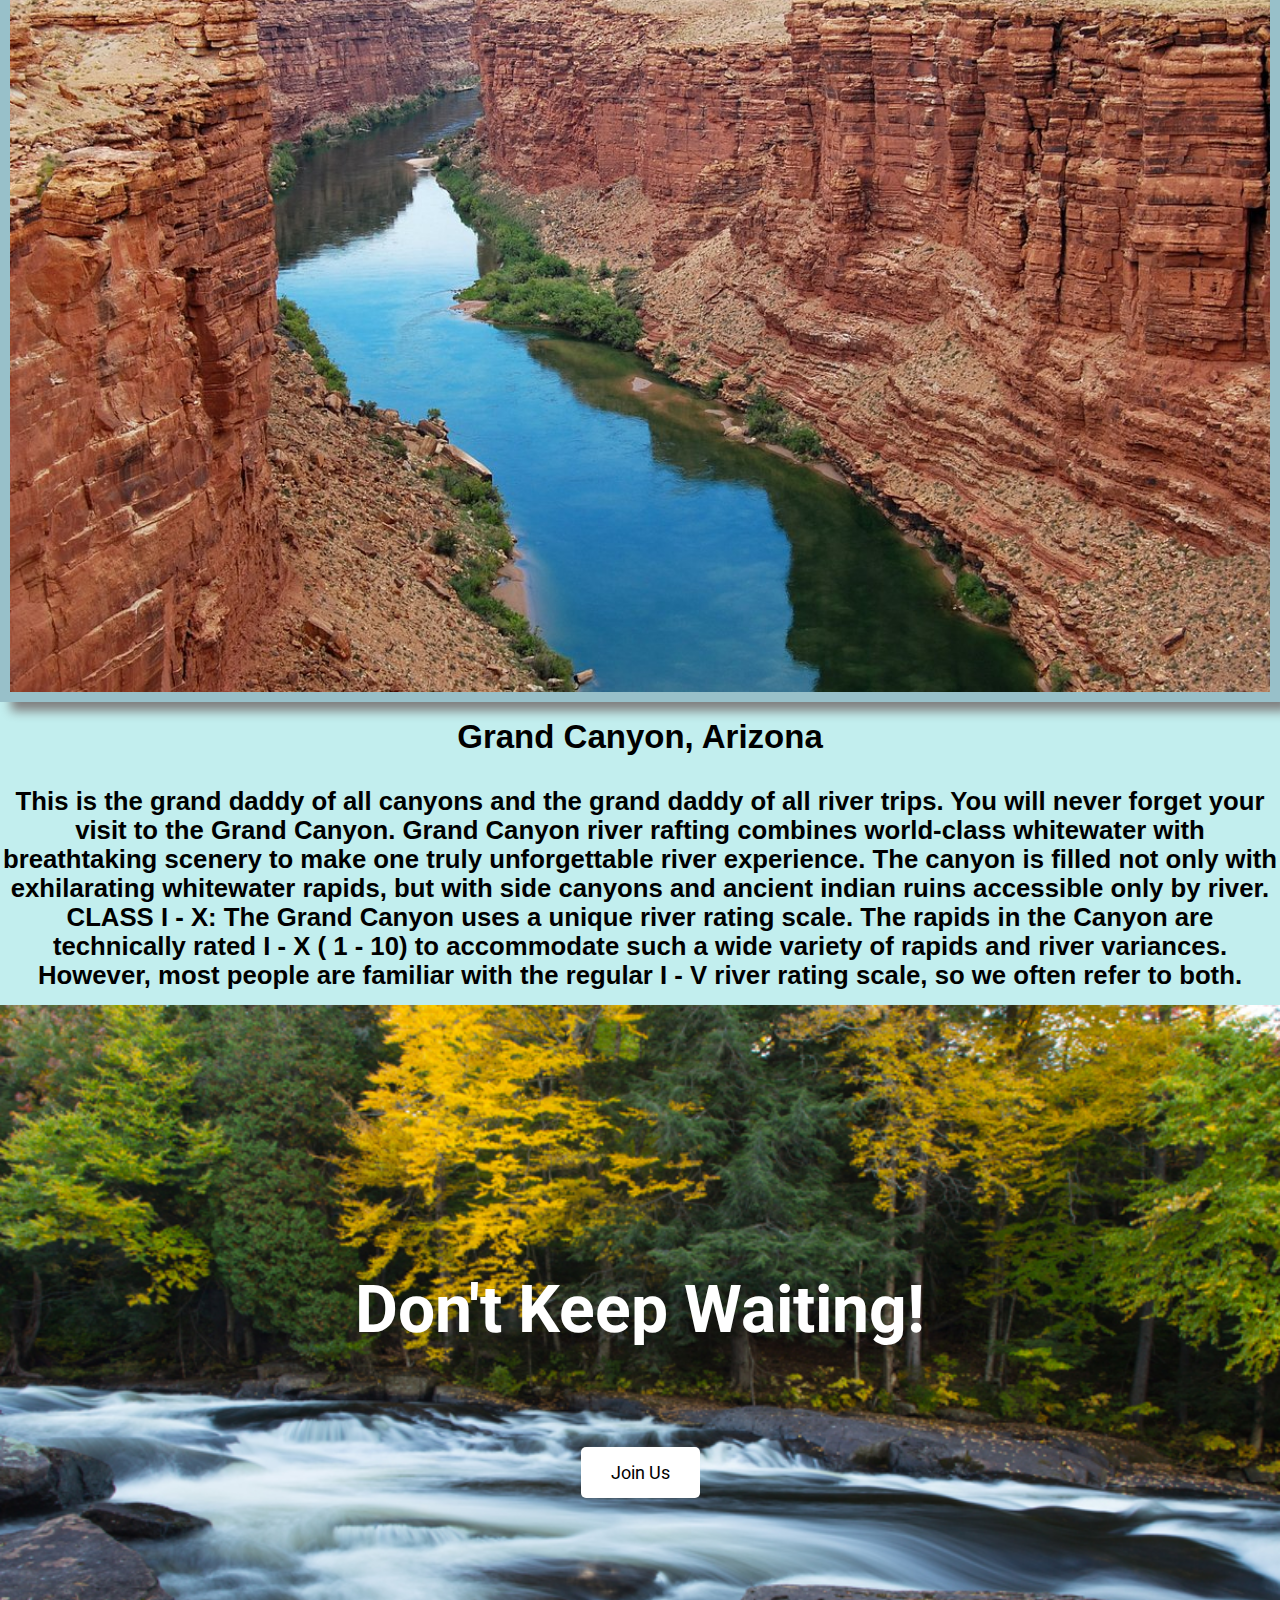
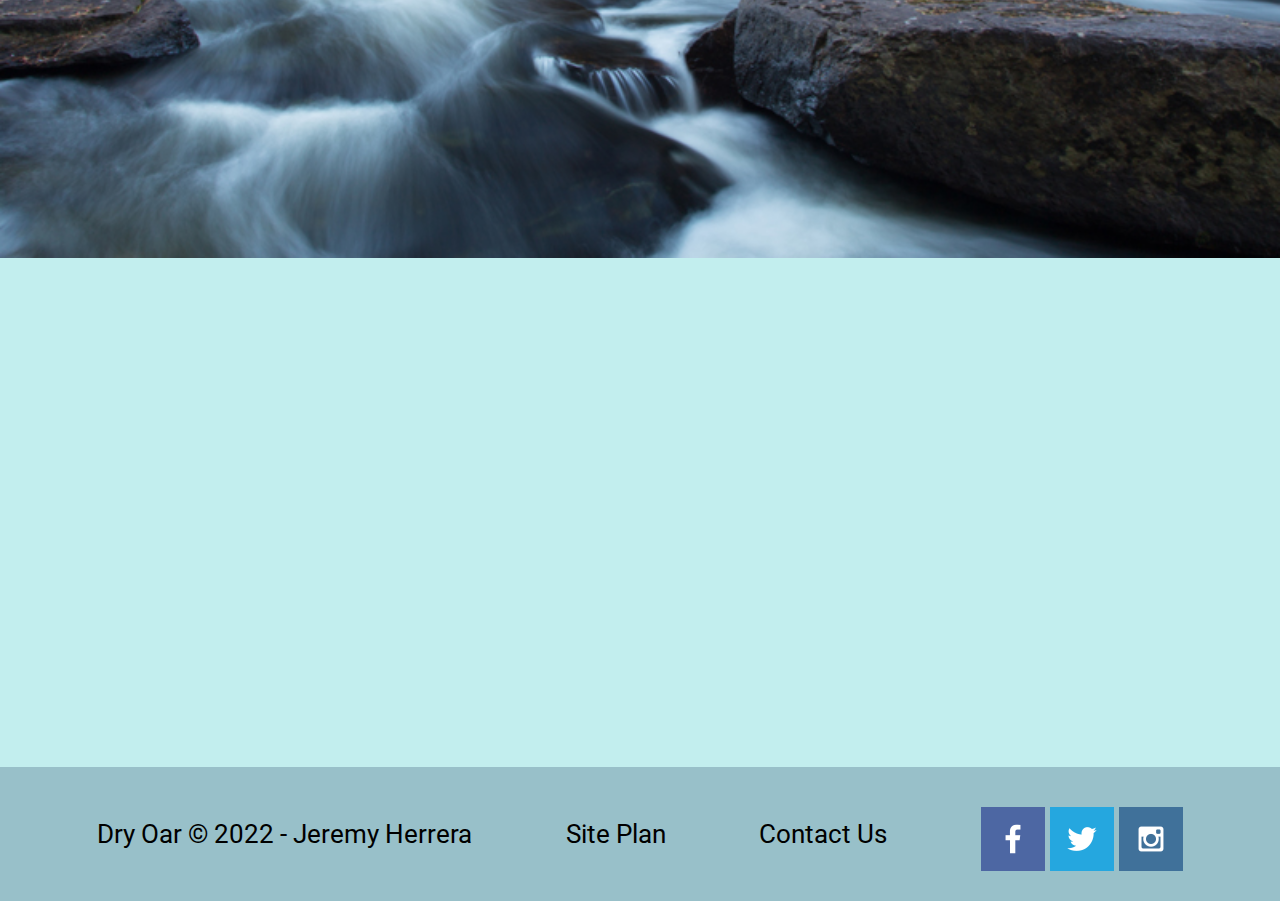
<file: wwr/rivers.html>
<!DOCTYPE html>
<html lang="en">
<head>
    <meta charset="UTF-8">
    <meta http-equiv="X-UA-Compatible" content="IE=edge">
    <meta name="viewport" content="width=device-width, initial-scale=1.0">
    <title>Whitewater Rafting Vacations | Dry Oar Boating | Home</title>
    <link rel="stylesheet" href="styles/style.css">
</head>
<body>
    <div id="content">
        <header>
            <a id="logo_link" href="index.html">
                <img class="logo" src="images/logo.png" alt="Dry Oar Logo">
            </a>
            <nav>
                <a href="index.html" > Home </a>
                <a href="rivers.html"> Rivers</a>
                <a href="site-plan-rafting.html"> Site Plan</a>
                <a href="contactus.html"> Contact Us</a>
            </nav>
        </header>
        <div id="hero">
            <div id="hero-box">
                <img id="hero-img" src="images/16x9_M.jpg" alt="People enjoying white water rafting">
            </div>
            <section id="hero-msg">
                <h1 class="home-title"> Learn About Our Rivers</h1>
                
                <div class="button-box">
                    <a class="book" href="rates.html">Book Now</a>
                </div>
            </section>
        </div>
        <main class="home-grid2">
            <section class="text1">
                <img class="salmon-river" src="images/riveridaho.jpg" alt="Salmon River">
                <h2 class="tittle1"> Main Fork of the Salmon River, Idaho </h2>
                <h3 class="paragraph1">Nestled deep in the Frank Church Wilderness of No Return winds the Salmon river.
                    The Salmon was given the nickname long ago as the River of No Return by the people
                    living near it because of the number of folks that came to visit and fell so in love with the rugged beauty of the river that they never left.
                    Herds of elk and deer graze on the hillsides around the river and bear and bighorn sheep are also commonly sighted.
                    The river corridor is also lined with awe inspiring ponderosa pine which tower over the sandy beaches in the campsites and provide shelter from sun or rain when needed.
                    Let's not forget the rapids! They range from class I-IV. The Salmon is one of the longest undammed rivers in the United States.
                    As a free flowing river the water is higher, faster, and colder in the early summer and lower, slower, and warmer in the late summer.
                    There are good rapids all summer...but families with children who like to swim tend to appreciate the late summer's slower, warmer water more.</h3>
            </section>
            <section class="text2">
                <img class="desolation-river" src="images/utahriver.jpg" alt="Desolation and Gray Canyon River">
                
                <h2 class="tittle2">Desolation and Gray Canyon, Utah </h2>
                <h3 class="paragraph2">Winding through canyons in central Utah, in some of the most desolate land anywhere, the Green river flows towards the mighty Colorado river and the sea.
                    High grey stone cliffs, beautiful desert scenery, and great rapids have made this run famous.
                    This 84-mile trip runs from from Sand Wash to Swaseys Rapid (just outside Green River Utah) and boasts outstanding scenery, interesting geologic formations, evidence of prehistoric and historic human activity, and great whitewater opportunities.
                    Desolation is rated a Class II/III and is usually done in 6 days.
                    Desolation Canyon has been recognized as a National Landmark.  This designation is based on the uniqueness and rich history that the canyon tells.</h3>
            </section>
            <section class="text3">
                <img class="grand-canyon-river" src="images/arizonariver.jpg" alt="Grand Canyon River">
                
                <h2 class="tittle3">Grand Canyon, Arizona</h2>
                <h3 class="paragraph3">This is the grand daddy of all canyons and the grand daddy of all river trips. You will never forget your visit to the Grand Canyon.
                    Grand Canyon river rafting combines world-class whitewater with breathtaking scenery to make one truly unforgettable river experience.
                    The canyon is filled not only with exhilarating whitewater rapids, but with side canyons and ancient indian ruins accessible only by river.
                    CLASS I - X: The Grand Canyon uses a unique river rating scale. The rapids in the Canyon are technically rated I - X ( 1 - 10) to accommodate such a wide variety of rapids and river variances.
                    However, most people are familiar with the regular I - V river rating scale, so we often refer to both.</h3>
            </section>
            
            <img class="river-banner" src="images/Water1-800x533.jpg" alt="rafting">
            <section class="msg2">
                <h2>Don't Keep Waiting!</h2>
                <p></p>
                <a class="join2" href="rivers.html">Join Us</a>
            </section>
        </main>
        <footer>
            <p>Dry Oar &copy; 2022 - Jeremy Herrera</p>
            <p><a href="site-plan-rafting.html">Site Plan</a></p>
            <p><a href="contactus.html">Contact Us</a></p>
            <div class="social">
                <a href="https://facebook.com" target="_blank">
                    <img src="images/facebook.png" alt="fb icon">
                </a>
                <a href="https://twitter.com" target="_blank">
                    <img src="images/twitter.png" alt="twitter icon">
                </a>
                <a href="https://instagram.com" target="_blank">
                    <img src="images/instagram.png" alt="instagram icon">
                </a>
            </div>
        </footer>
    </div>
</body>
</html>
</file>
<file: wwr/styles/style.css>
@import url('https://fonts.googleapis.com/css2?family=Montserrat:wght@100&family=Roboto:ital,wght@1,300&display=swap');



body {
    background-color: rgb(194, 238, 238);
    font-family: Roboto, Helvetica, sans-serif;
    font-size: 22px;
    margin: 0;
    padding: 0;
}

header{
    background-color: rgba(252, 251, 251, 0.20);
    font-family: Arial, Helvetica, sans-serif;

    display: grid;
    grid-template-columns: 150px auto;

    
    
}
.home-grid {
    display: grid;
    grid-template-columns: repeat(10, 1fr);
    
}

.home-title{
    color: black;
    font-family: Roboto, Helvetica, sans-serif;
    font-size: 2em;
    margin-top: 10px;
}
#logo_link{
    padding-top: 50px;
}
nav {
    display: flex;
    justify-content: space-around;
    
    
    
    
}
nav a {
    text-align: center;
    text-decoration: none;
    padding: 35px;
    color: white;
    
    
    
}

nav a:hover {
    background-color: white;
    color: black;
    
}
h2{
    margin: 0;
}
.icon {
    width: 80px;
    padding-top: 10px;
}
.logo{
    width: 80px;
}
#logo_link {
    padding-top: 5px;
    justify-self: center;
    align-self: center;
}

#hero {
    display: grid;
    grid-template-columns: 1fr 3fr 1fr;
    margin-top:  -100px;
}

#hero-box {
    grid-column: 1/4;
    grid-row: 1/3;
    z-index: -1;
}

#hero-img{
    width: 100%;
}

#hero-msg {
    grid-column: 2/3;
    grid-row: 1/2;
    margin-top: 100px;
}

#hero-msg h1, #hero-msg h4 {
    text-align: center;
    color: white;

}

h4{
    color: black;
}
.msg h2{
    color: black;
    font-family: Roboto, Helvetica, sans-serif;
    
}
.msg p{
    color: black;
    font-size: .8em;
    padding-bottom: 15px;
}

.book, .join{
    background-color: white;
    color: black;
    text-decoration: none;
    font-size: 18px;
    padding: 15px 30px;
    margin-top: 50px;
    border-radius: 5px;
}
.book:hover, .join:hover{
    background-color: black;
    color: white;
}
.join {
    background-color: rgb(152, 192, 201);
}

#background{
    background-color: rgb(152, 192, 201);
}

.msg{
    background-color: rgb(152, 192, 201);
    color: black;
    line-height: 1.5em;
    padding: 35px;
}

#content {
    max-width: 1600px;
    margin: 0 auto;
}



.button-box {
    text-align: center;
}
main section{
    text-align: center;
}
main section img{
    box-sizing: border-box;
}
#background {
    height:725px;
}

.rivers-card, .camping-card, .rapids-card {
    margin: 200px 0;
}
.card-img {
    border: 10px solid rgb(152, 192, 201);
    transition: transform 0.5s;
    box-shadow: 10px 10px 10px -1px gray;
    width: 100%;
    
}

.card-img:hover {
    opacity: .6;
    transform: scale(1.1);
}

.rivers-card {
    grid-column: 2/4 ;
    grid-row: 2/3;
}

.camping-card {
    grid-column: 5/7;
    grid-row: 2/3;
}

.rapids-card {
    grid-column: 8/10;
    grid-row: 2/3;
}

#background {
    grid-column: 1/11;
    grid-row: 4/9;
}

.mountains {
    grid-column: 2/7;
    grid-row: 5/8;
    width: 100%;
    box-shadow: 5px 5px 10px grey;
}

.msg {
    grid-column: 6/10 ;
    grid-row: 6/7;
    box-shadow: 5px 5px 10px grey;
    background-color: rgb(255, 255, 255);
}

footer {
    background-color:rgb(152, 192, 201) ;
    color: black;
    padding: 25px 50px;
    margin-top: 200px;
    display: flex;
    justify-content: space-around;
    align-items: center;
}
footer h3{
    color: black;
}
footer a {
    color: black;
    text-decoration: none;
}
footer a:hover{
    color: white;
}
footer p {
    font-size: 1.2em;
}
footer p a:hover {
    text-decoration: underline;
}
footer .social img{
    padding-top: 15px;
}

@media screen and (max-width: 900px) {
    #hero, .home-grid {
        display: block;
        height: auto;
    }
    nav, footer {
        flex-direction: column;
    }
    nav a {
        display: block;
        padding: 15px;
    }
    #hero {
        margin-top: 0;
    }
    #hero-msg {
        margin-top: 0;
    }
    #hero-msg h4 {
        display: none;
    }
    .home-title {
        font-size: 25px;
        color: #6f7364;
    }
    .rivers-card, .camping-card, .rapids-card { 
        margin: 50px auto;
        width: 60%;
    }
    #background {
        display: none;
    }
    .mountains, .msg {
        width: 80%;
        display: block;
        margin: 0 auto;
    }
    footer {
        margin-top: 25px;
    }
}
            

/* Page 2:  Rivers */
.home-grid2 {
    display: grid;
    grid-template-columns: repeat(10, 1fr);
    grid-template-rows: repeat(4, 1fr);
    
}


.text1 {
    display: grid;
    grid-column: 1/11;
    grid-row: 1/2;
    font-family: Arial, Helvetica, sans-serif;
    
    
}

.desolation-river, .grand-canyon-river, .salmon-river{
    width: 100%;
    border: 10px solid rgb(152, 192, 201);
    transition: transform 0.5s;
    box-shadow: 10px 10px 10px -1px gray;
    width: 100%;
}
.desolation-river:hover, .grand-canyon-river:hover, .salmon-river:hover{
    opacity: .9;
    transform: scale(1.01);
}
.text2 {
    display:grid;
    grid-column: 1/11;
    grid-row: 2/3;
    font-family: Arial, Helvetica, sans-serif;
}


.text3 {
    display: grid;
    grid-column: 1/11;
    grid-row: 3/4;
    font-family: Arial, Helvetica, sans-serif;
}
.paragraph1, .paragraph2, .paragraph3 {
    margin-top: 15px;
    margin-bottom: 15px;

}
.tittle1, .tittle2, .tittle3 {
    margin-top: 15px;
    margin-bottom: 15px;
}

.river-banner {
    display:grid;
    grid-row: 4/5;
    grid-column: 1/11;
    width: 100%;
    z-index: -1;
    
}

.msg2 {
    
    color: white;
    line-height: 2.5em;
    width: 100%;
    grid-column: 1/11;
    grid-row: 4/5;
    z-index: 1;
    font-size:44px;
    text-align: center;
    margin-top: 250px;    
}

.contact-us:hover {
    background-color: black;
    color: white;
}
.join2 {
    background-color: white;
    color: black;
    text-decoration: none;
    font-size: 18px;
    padding: 15px 30px;
    margin-top: 50px;
    border-radius: 5px;
}
.join2:hover {
    background-color: black;
    color: white;
}
</file>
<file: braziliandesserts/styles/site-plan.css>
/* if you are using any Google fonts change the font names below to your fonts. 
Any spaces in your font name should be replaced with a +. 
Fonts are separated by a | */
@import url('https://fonts.googleapis.com/css?family=IM+Fell+French+Canon+SC|Lato');

:root {
  /* change the values below to your colors from your palette */
  --primary-color: rgb(129, 194, 129)  ;
  --secondary-color: rgb(220, 220, 102)	 ;
  --accent1-color: rgb(54, 101, 254)	;
  --accent2-color: white;

  /* change the values below to your chosen font(s) */
  --heading-font: 'Lucida Sans', 'Lucida Sans Regular', 'Lucida Grande', 'Lucida Sans Unicode', Geneva, Verdana, sans-serif;
  --paragraph-font: Roboto, Helvetica, sans-serif;

  /* these colors below should be chosen from among your palette colors above */
  --headline-color-on-white: #396E94;  /* headlines on a white background */ 
  --headline-color-on-color: white; /* headlines on a colored background */ 
  --paragraph-color-on-white: #396E94; /* paragraph text on a white background */ 
  --paragraph-color-on-color: white; /* paragraph text on a colored background */ 
  --paragraph-background-color: rgb(129, 194, 129)   ;
  --nav-link-color: white;
  --nav-background-color: rgb(225, 225, 225) ;
  --nav-hover-link-color: white;
  --nav-hover-background-color: rgb(220, 220, 102);
  
}


/*  Look around below...but DON'T CHANGE ANYTHING! */

body {
  max-width: 1200px;
  margin: 0 auto;
  padding: 4em;
  font-size: 18px;
  text-align: center;
  
  
}
img {
  display: block;
  margin: 0 auto;
}
h1, h2, h3, h4, h5, h6 {
  font-family: var(--heading-font);
  color: var(--headline-color-on-white);
}
h2 {
  text-align: center;
}
hr {
  height: 3px;
  margin: 35px 0;
  background: var(--accent1-color);
}
header {
  padding: 1em;
  text-align: center;
  color: var(--paragraph-color-on-color);
  background-color: var(--paragraph-background-color);
}
header > h1, header > h2 {
  color: var(--headline-color-on-color);
}

p {
  font-family: var(--paragraph-font);
  color: var(--paragraph-color);
  padding: 1em;
}
.colors {
  width: 100%;
  min-width: 350px;
  margin: 30px auto;
  text-align: center;
}
.colors th {
  background-color: #999;
}
.colors td{
  width: 25%;
  height: 3em;
}

.primary {
  background-color: var(--primary-color);
}
.secondary {
  background-color: var(--secondary-color);
}
.accent1 {
  background-color: var(--accent1-color);
}
.accent2{
  background-color: var(--accent2-color);
}

p.colored {
  background-color: var(--paragraph-background-color);
  color: var(--paragraph-color-on-color);
}

nav {
  background-color: var(--nav-background-color);
  line-height: 3em;
  text-align: center;
  font-size: 1.2em;
}
nav  {
  list-style-type: none;
  display: flex;

}
nav a {
  padding:1em;
  min-width: 120px;
  text-decoration: none;
  padding: 10px;

}
nav a:link, nav a:visited {
  color: var(--nav-link-color);
}
nav a:hover {
  color: var(--nav-hover-link-color);
  background-color: var(--nav-hover-background-color);
}

.sitemap {
  display: grid;
  justify-content: center;

  grid-template-columns: repeat(6, 15%);
  grid-template-rows: 3em 1.5em 1.5em 3em;
  grid-template-areas: ". . home home . ."
    ". . . top . ."
    ". left left right right ."
    "page2 page2 . . page3 page3";
}
.sitemap > div {

  text-align: center;

}
.sm-home {
  grid-area: home;
  background-color: #ccc;
  line-height: 3em;
}
.sm-page2 {
  grid-area: page2;
  background-color: #ccc;
  line-height: 3em;
}
.sm-page3 {
  grid-area: page3;
  background-color: #ccc;
  line-height: 3em;
}

.top {
  grid-area: top;
  border-left: 1px solid;
}

.left {
  grid-area: left;
  border-top: 1px solid;
  border-left: 1px solid;
}

.right {
  grid-area: right;
  border-top: 1px solid;
  border-right: 1px solid;
}
</file>
